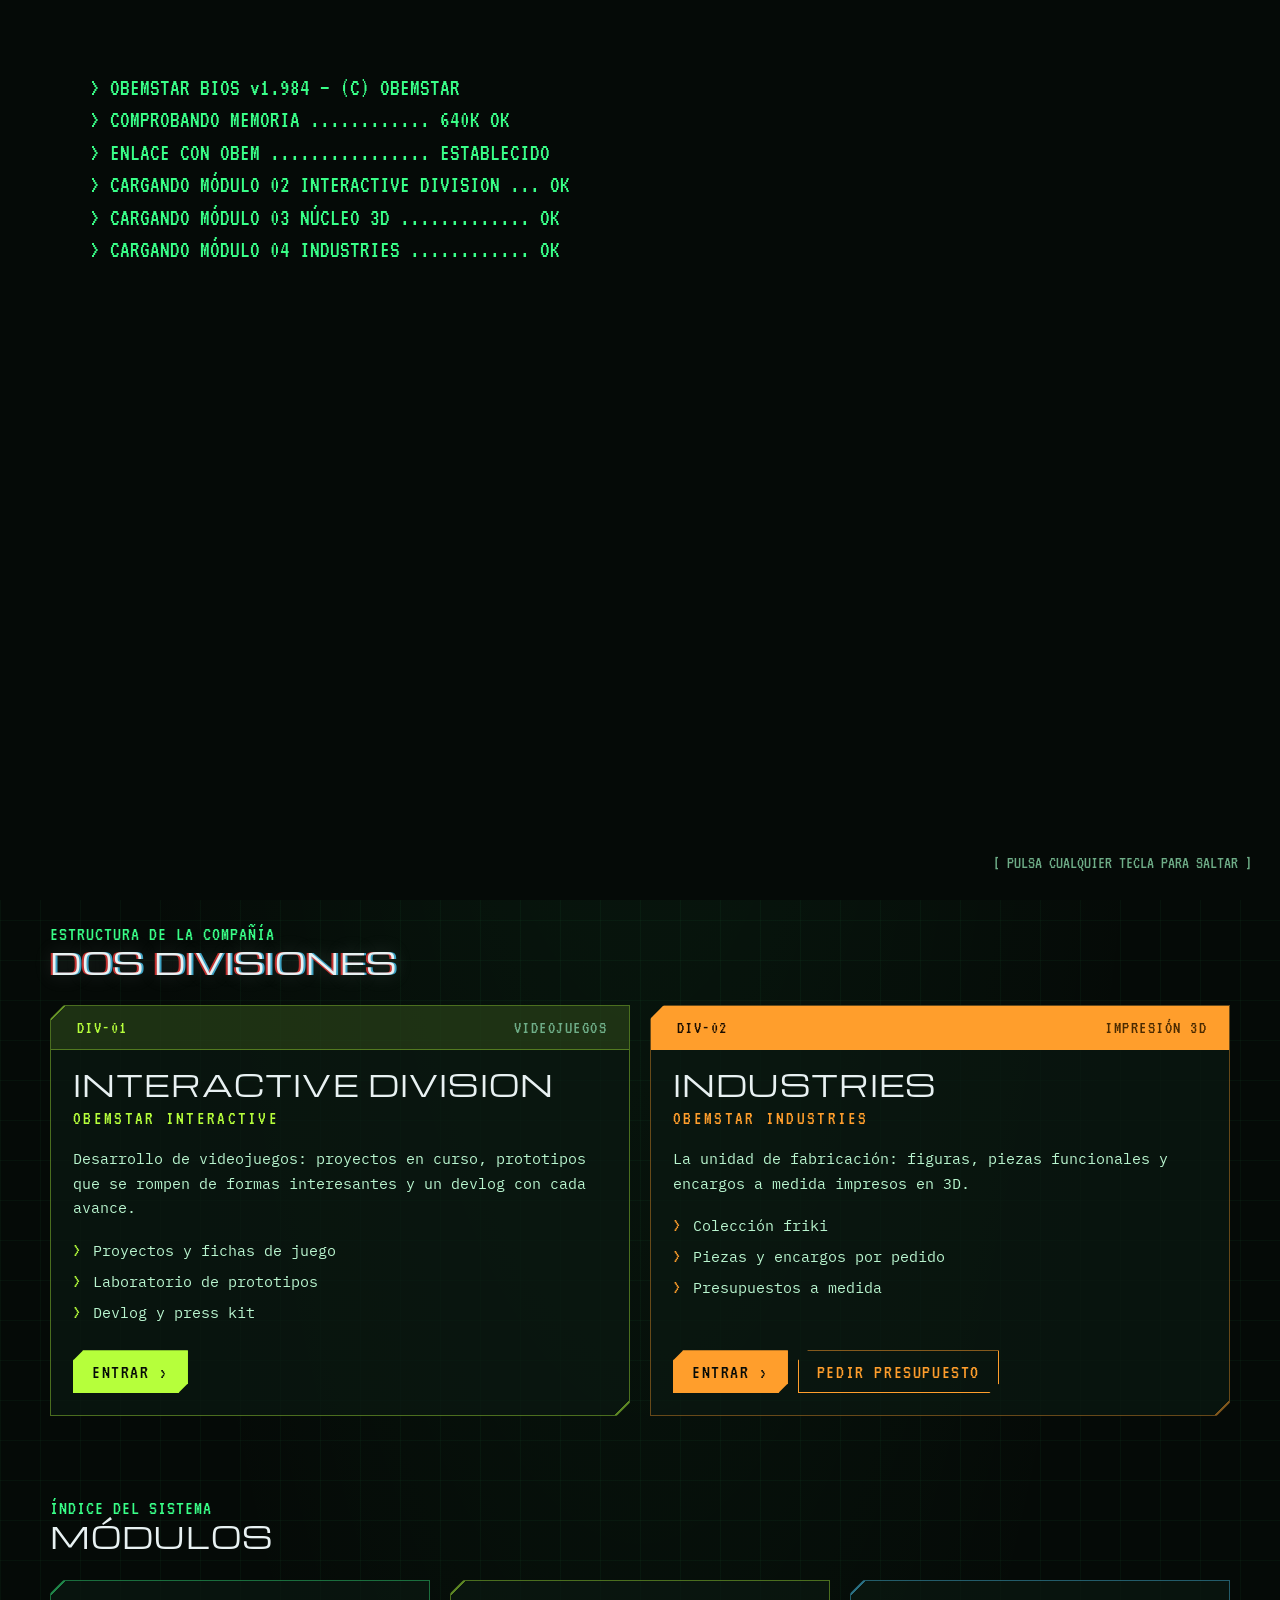
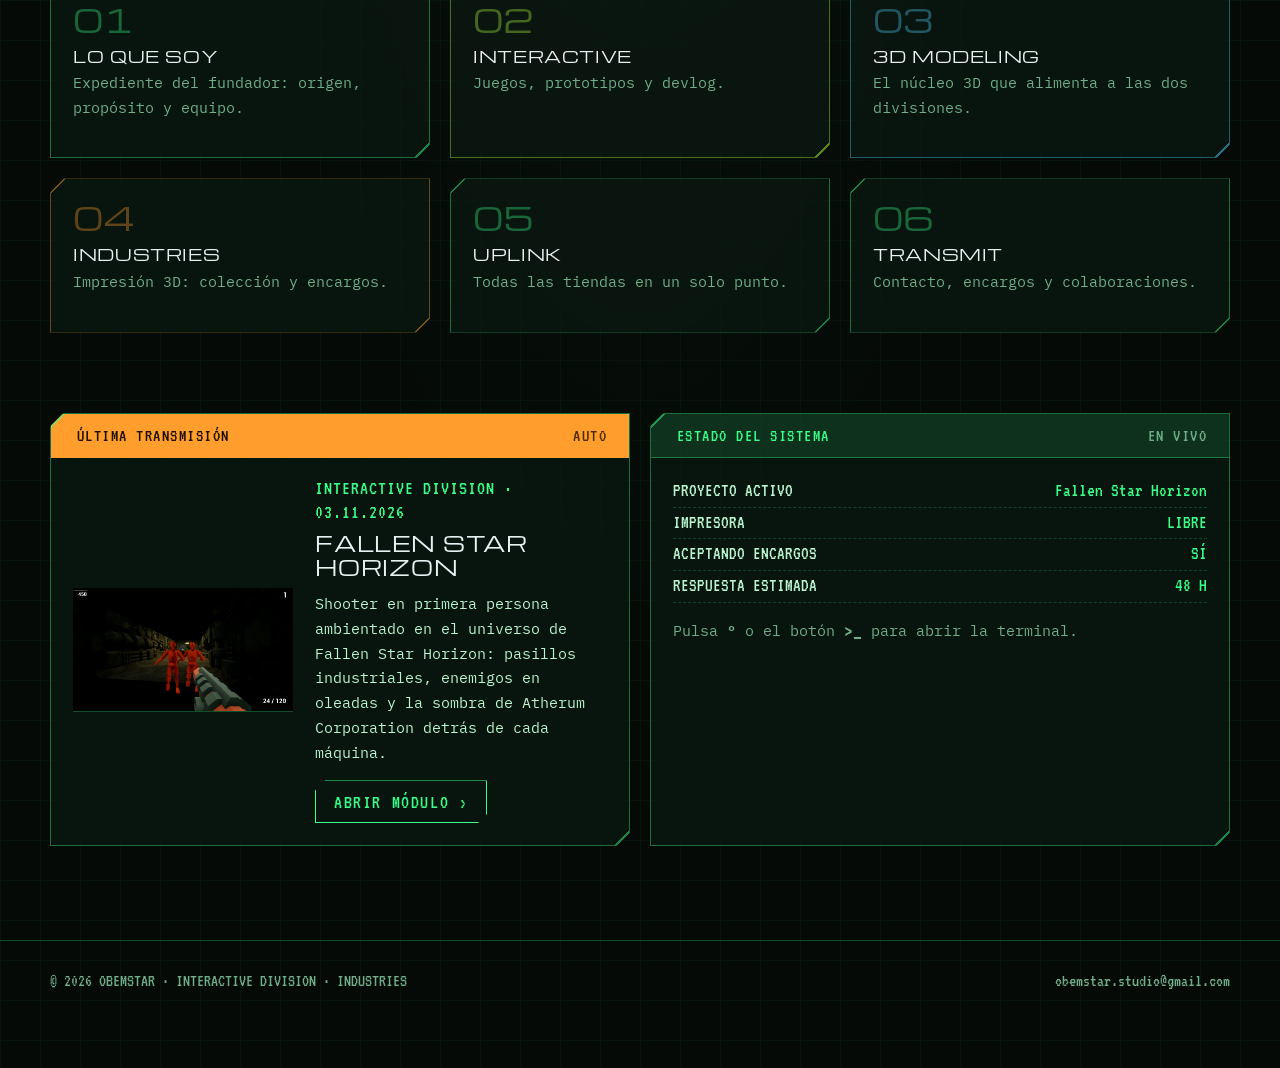
<file: index.html>
<!DOCTYPE html>
<html lang="es">
<head>
  <meta charset="utf-8">
  <meta name="viewport" content="width=device-width, initial-scale=1">
  <title>OBEMSTAR · Terminal</title>
  <meta name="description" content="OBEMSTAR: videojuegos (Interactive Division), modelado 3D e impresión 3D (Industries). Portfolio, tiendas y contacto.">
  <meta name="theme-color" content="#050a07">
  <link rel="icon" href="assets/img/emblema.svg" type="image/svg+xml">
  <link rel="preconnect" href="https://fonts.googleapis.com">
  <link rel="preconnect" href="https://fonts.gstatic.com" crossorigin>
  <link rel="stylesheet" href="https://fonts.googleapis.com/css2?family=IBM+Plex+Mono:wght@400;500;700&family=Michroma&family=VT323&display=swap">
  <link rel="stylesheet" href="css/estilo.css?v=20261108b">
</head>
<body data-pagina="inicio">

<main>
  <!-- ===== HERO ===== -->
  <section class="hero">
    <div class="contenedor hero-rejilla">
      <div>
        <div class="saludo sistema cursor">CONEXIÓN ESTABLECIDA · BIENVENIDO A BORDO</div>
        <h1 class="titular-rgb">OBEMSTAR</h1>
        <div class="linea-roja"></div>
        <p class="lema" style="margin-top:18px">
          <!-- EDITA: tu frase de presentación -->
          Artesanía digital desde el planeta Obem. Desarrollamos videojuegos, modelamos mundos en 3D
          y los imprimimos para que puedas tenerlos en la mano.
        </p>
        <div class="botones">
          <a class="boton" href="interactive.html">Interactive Division ›</a>
          <a class="boton fantasma" href="industries.html">Industries ›</a>
        </div>
        <div class="datos-vivos">
          <div>DIVISIONES<b>02</b></div>
          <div>MÓDULOS<b>06</b></div>
          <div>ESTADO<b>OPERATIVO</b></div>
        </div>
      </div>

      <!-- Globo vectorial de Obem -->
      <div class="globo-caja" aria-hidden="true">
        <svg class="globo" viewBox="0 0 400 400" fill="none">
          <g stroke="#4fd1ff" stroke-width="1.2" opacity=".85">
            <circle cx="200" cy="200" r="150"/>
            <ellipse class="meridiano" cx="200" cy="200" rx="150" ry="150"/>
            <ellipse class="meridiano m2" cx="200" cy="200" rx="150" ry="150"/>
            <ellipse class="meridiano m3" cx="200" cy="200" rx="150" ry="150"/>
            <ellipse class="meridiano m4" cx="200" cy="200" rx="150" ry="150"/>
            <path d="M50 200h300M64 140h272M64 260h272M95 90h210M95 310h210" opacity=".6"/>
          </g>
          <ellipse cx="200" cy="200" rx="190" ry="44" transform="rotate(-16 200 200)" stroke="#39ff88" stroke-width="1.4" stroke-dasharray="6 5"/>
          <g class="barrido"><path d="M200 200L200 50" stroke="#39ff88" stroke-width="1.5" opacity=".8"/>
            <path d="M200 200L200 50A150 150 0 0 1 275 70z" fill="#39ff88" opacity=".12"/></g>
          <circle cx="262" cy="148" r="4" fill="#ff3b3b"/><circle cx="262" cy="148" r="10" stroke="#ff3b3b" opacity=".6"/>
          <path d="M368 92l3 9 9 3-9 3-3 9-3-9-9-3 9-3z" fill="#39ff88"/>
        </svg>
        <span class="reticula" style="top:4%;left:4%"></span>
        <span class="reticula" style="bottom:4%;right:4%"></span>
        <div class="globo-lectura" style="top:6%;right:2%;text-align:right">OBEM<br>EST. RELATIVA</div>
        <div class="globo-lectura" style="bottom:7%;left:2%">SECTOR 07<br>ÓRBITA 03</div>
      </div>
    </div>
  </section>

  <!-- ===== DIVISIONES ===== -->
  <section class="seccion">
    <div class="contenedor">
      <div class="seccion-cabecera">
        <div><div class="sistema">ESTRUCTURA DE LA COMPAÑÍA</div><h2 class="titular-rgb">Dos divisiones</h2></div>
      </div>
      <div class="rejilla-2">
        <article class="panel division aparece">
          <div class="panel-cabecera"><span>DIV-01</span><span class="cod">VIDEOJUEGOS</span></div>
          <h2>Interactive Division<small>OBEMSTAR INTERACTIVE</small></h2>
          <p>Desarrollo de videojuegos: proyectos en curso, prototipos que se rompen de formas interesantes y un devlog con cada avance.</p>
          <ul>
            <li>Proyectos y fichas de juego</li>
            <li>Laboratorio de prototipos</li>
            <li>Devlog y press kit</li>
          </ul>
          <div class="botones"><a class="boton" href="interactive.html">Entrar ›</a></div>
        </article>
        <article class="panel division industries aparece">
          <div class="panel-cabecera ambar"><span>DIV-02</span><span class="cod">IMPRESIÓN 3D</span></div>
          <h2>Industries<small>OBEMSTAR INDUSTRIES</small></h2>
          <p>La unidad de fabricación: figuras, piezas funcionales y encargos a medida impresos en 3D.</p>
          <ul>
            <li>Colección friki</li>
            <li>Piezas y encargos por pedido</li>
            <li>Presupuestos a medida</li>
          </ul>
          <div class="botones"><a class="boton" href="industries.html">Entrar ›</a>
            <a class="boton fantasma" href="transmit.html?motivo=impresion">Pedir presupuesto</a></div>
        </article>
      </div>
    </div>
  </section>

  <!-- ===== MÓDULOS ===== -->
  <section class="seccion">
    <div class="contenedor">
      <div class="seccion-cabecera"><div><div class="sistema">ÍNDICE DEL SISTEMA</div><h2>Módulos</h2></div></div>
      <div class="rejilla">
        <a class="panel modulo-tarjeta aparece" href="sobre-mi.html"><div class="num">01</div><h3>Lo que soy</h3><p class="suave">Expediente del fundador: origen, propósito y equipo.</p></a>
        <a class="panel modulo-tarjeta aparece" data-color="interactive" href="interactive.html"><div class="num">02</div><h3>Interactive</h3><p class="suave">Juegos, prototipos y devlog.</p></a>
        <a class="panel modulo-tarjeta aparece" data-color="modelado" href="modelado.html"><div class="num">03</div><h3>3D Modeling</h3><p class="suave">El núcleo 3D que alimenta a las dos divisiones.</p></a>
        <a class="panel modulo-tarjeta aparece" data-color="industries" href="industries.html"><div class="num">04</div><h3>Industries</h3><p class="suave">Impresión 3D: colección y encargos.</p></a>
        <a class="panel modulo-tarjeta aparece" href="uplink.html"><div class="num">05</div><h3>Uplink</h3><p class="suave">Todas las tiendas en un solo punto.</p></a>
        <a class="panel modulo-tarjeta aparece" href="transmit.html"><div class="num">06</div><h3>Transmit</h3><p class="suave">Contacto, encargos y colaboraciones.</p></a>
      </div>
    </div>
  </section>

  <!-- ===== ÚLTIMA TRANSMISIÓN + ESTADO ===== -->
  <section class="seccion">
    <div class="contenedor rejilla-2">
      <article class="panel aparece">
        <div class="panel-cabecera ambar"><span>ÚLTIMA TRANSMISIÓN</span><span class="cod">AUTO</span></div>
        <div data-render="ultima"></div>
      </article>
      <article class="panel aparece">
        <div class="panel-cabecera"><span>ESTADO DEL SISTEMA</span><span class="cod">EN VIVO</span></div>
        <ul class="estado-lista" data-render="estado"></ul>
        <p class="suave" style="margin-top:16px">Pulsa <b>º</b> o el botón <b>&gt;_</b> para abrir la terminal.</p>
      </article>
    </div>
  </section>
</main>

<footer data-pie></footer>
<script src="js/contenido.js?v=20261108b"></script>
<script src="js/sistema.js?v=20261108b"></script>
</body>
</html>
</file>
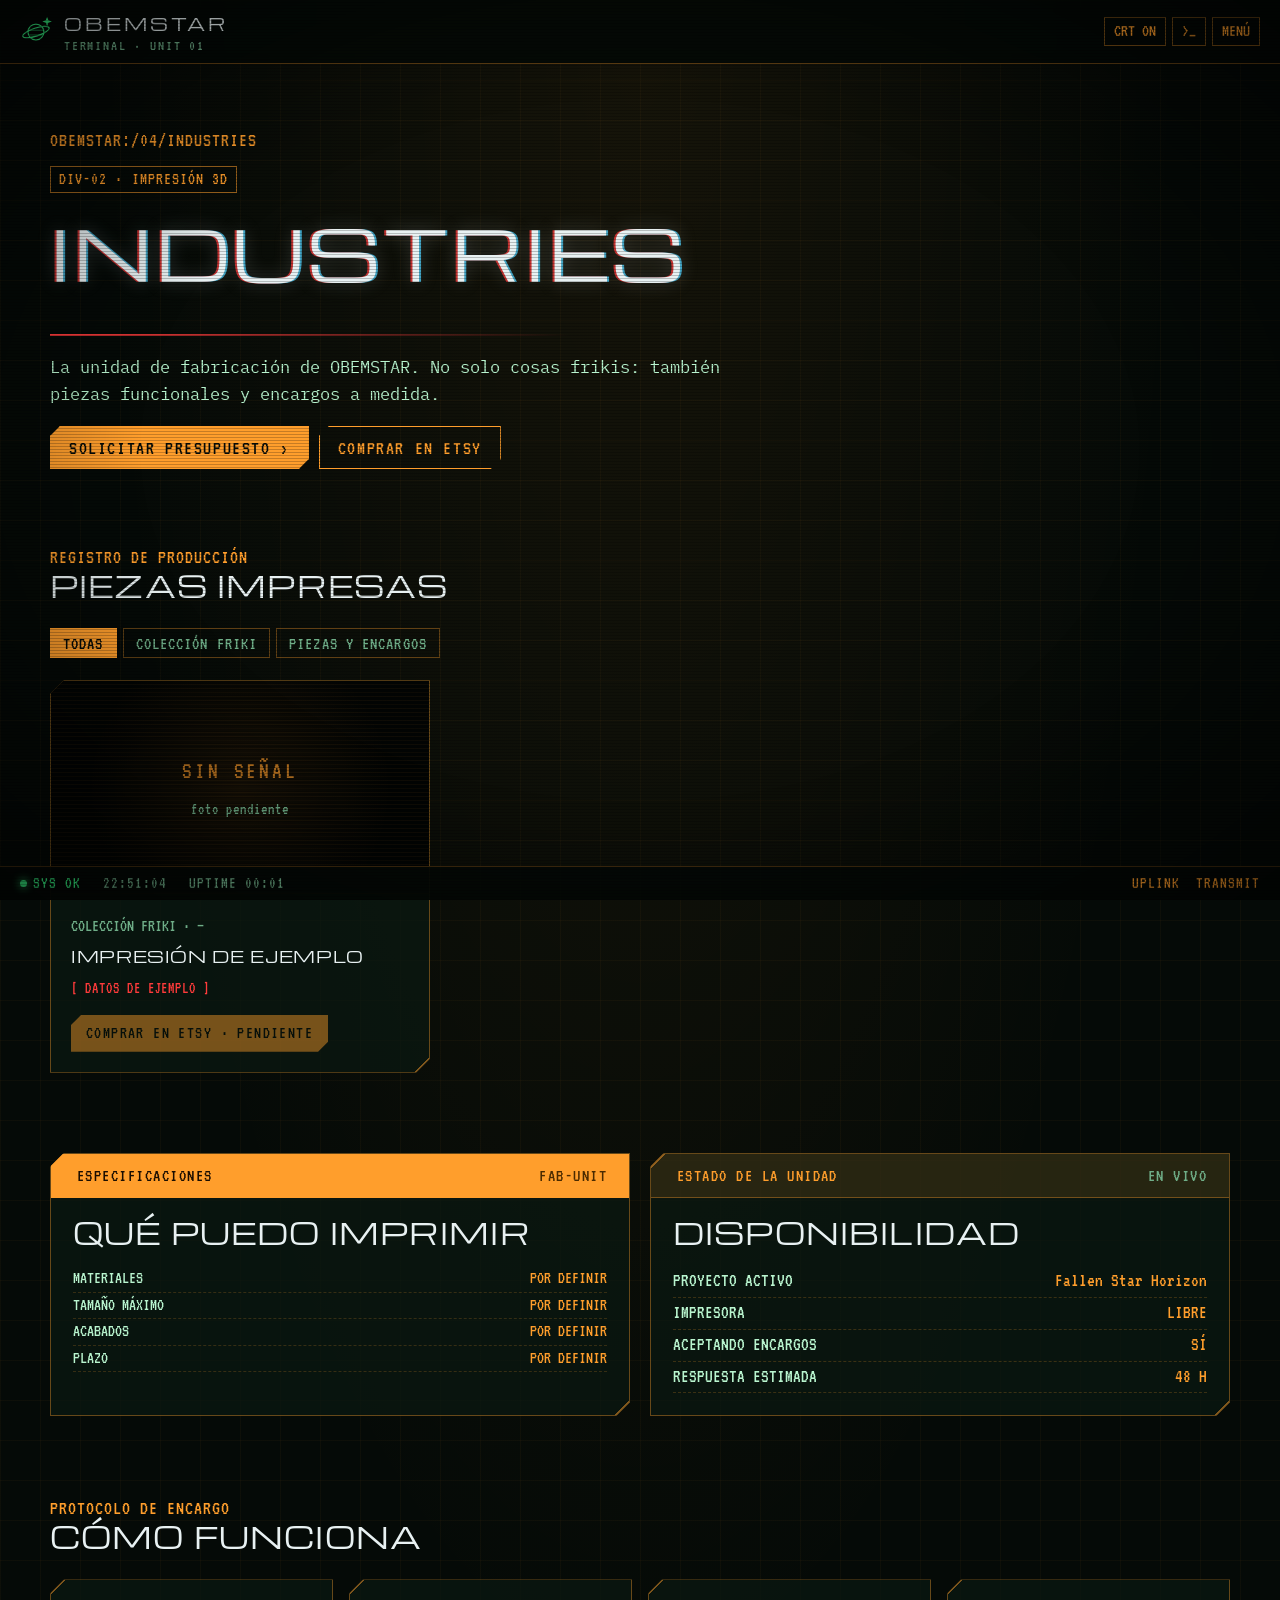
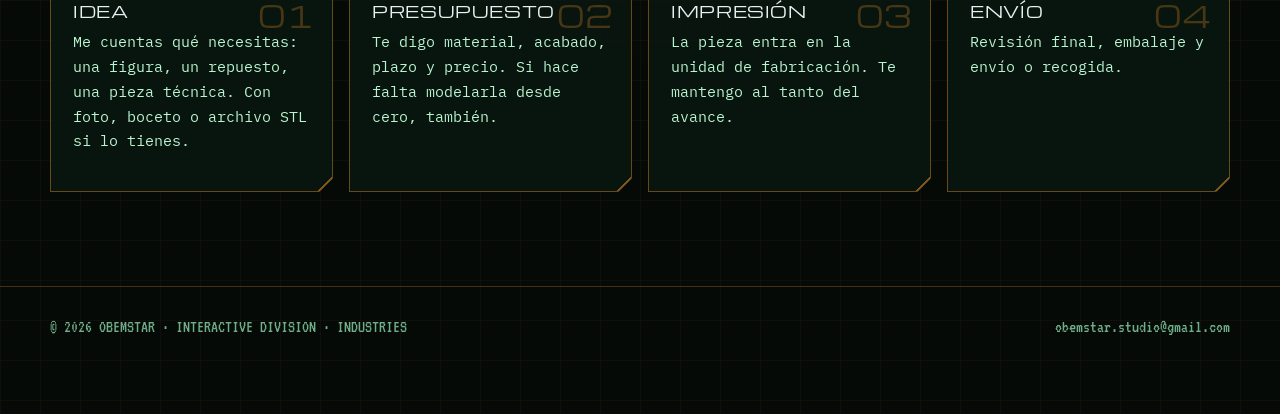
<file: industries.html>
<!DOCTYPE html>
<html lang="es">
<head>
  <meta charset="utf-8">
  <meta name="viewport" content="width=device-width, initial-scale=1">
  <title>04 · Industries — OBEMSTAR</title>
  <meta name="description" content="OBEMSTAR Industries: impresión 3D de figuras, piezas funcionales y encargos a medida.">
  <meta name="theme-color" content="#050a07">
  <link rel="icon" href="assets/img/emblema.svg" type="image/svg+xml">
  <link rel="preconnect" href="https://fonts.googleapis.com">
  <link rel="preconnect" href="https://fonts.gstatic.com" crossorigin>
  <link rel="stylesheet" href="https://fonts.googleapis.com/css2?family=IBM+Plex+Mono:wght@400;500;700&family=Michroma&family=VT323&display=swap">
  <link rel="stylesheet" href="css/estilo.css?v=20261108b">
</head>
<body data-pagina="industries" data-modulo="industries">

<main class="contenedor">
  <header class="cabecera-modulo">
    <div class="ruta sistema">OBEMSTAR:/04/INDUSTRIES</div>
    <div class="division-tag"><span class="etiqueta">DIV-02 · IMPRESIÓN 3D</span></div>
    <h1 class="titular-rgb">Industries</h1>
    <div class="linea-roja"></div>
    <p class="entradilla" style="margin-top:18px">La unidad de fabricación de OBEMSTAR. No solo cosas frikis: también piezas funcionales y encargos a medida.</p>
    <div class="botones"><a class="boton" href="transmit.html?motivo=impresion">Solicitar presupuesto ›</a>
      <a class="boton fantasma" href="uplink.html">Comprar en Etsy</a></div>
  </header>

  <!-- Las impresiones se editan en js/contenido.js. Si una pieza tiene render Y foto,
       aparece el comparador "modelo vs. pieza real". -->
  <section class="seccion">
    <div class="seccion-cabecera"><div><div class="sistema">REGISTRO DE PRODUCCIÓN</div><h2>Piezas impresas</h2></div></div>
    <div class="filtros" data-filtros="impresiones" role="group" aria-label="Filtrar impresiones"></div>
    <div class="rejilla" data-render="impresiones"></div>
  </section>

  <section class="seccion">
    <div class="rejilla-2">
      <div class="panel aparece">
        <div class="panel-cabecera ambar"><span>ESPECIFICACIONES</span><span class="cod">FAB-UNIT</span></div>
        <h2>Qué puedo imprimir</h2>
        <ul class="ficha" data-render="capacidades"></ul>
      </div>
      <div class="panel aparece">
        <div class="panel-cabecera"><span>ESTADO DE LA UNIDAD</span><span class="cod">EN VIVO</span></div>
        <h2>Disponibilidad</h2>
        <ul class="estado-lista" data-render="estado"></ul>
      </div>
    </div>
  </section>

  <section class="seccion">
    <div class="seccion-cabecera"><div><div class="sistema">PROTOCOLO DE ENCARGO</div><h2>Cómo funciona</h2></div></div>
    <div class="pasos">
      <div class="panel paso aparece"><h3>Idea</h3><p>Me cuentas qué necesitas: una figura, un repuesto, una pieza técnica. Con foto, boceto o archivo STL si lo tienes.</p></div>
      <div class="panel paso aparece"><h3>Presupuesto</h3><p>Te digo material, acabado, plazo y precio. Si hace falta modelarla desde cero, también.</p></div>
      <div class="panel paso aparece"><h3>Impresión</h3><p>La pieza entra en la unidad de fabricación. Te mantengo al tanto del avance.</p></div>
      <div class="panel paso aparece"><h3>Envío</h3><p>Revisión final, embalaje y envío o recogida.</p></div>
    </div>
  </section>
</main>

<footer data-pie></footer>
<script src="js/contenido.js?v=20261108b"></script>
<script src="js/sistema.js?v=20261108b"></script>
</body>
</html>
</file>
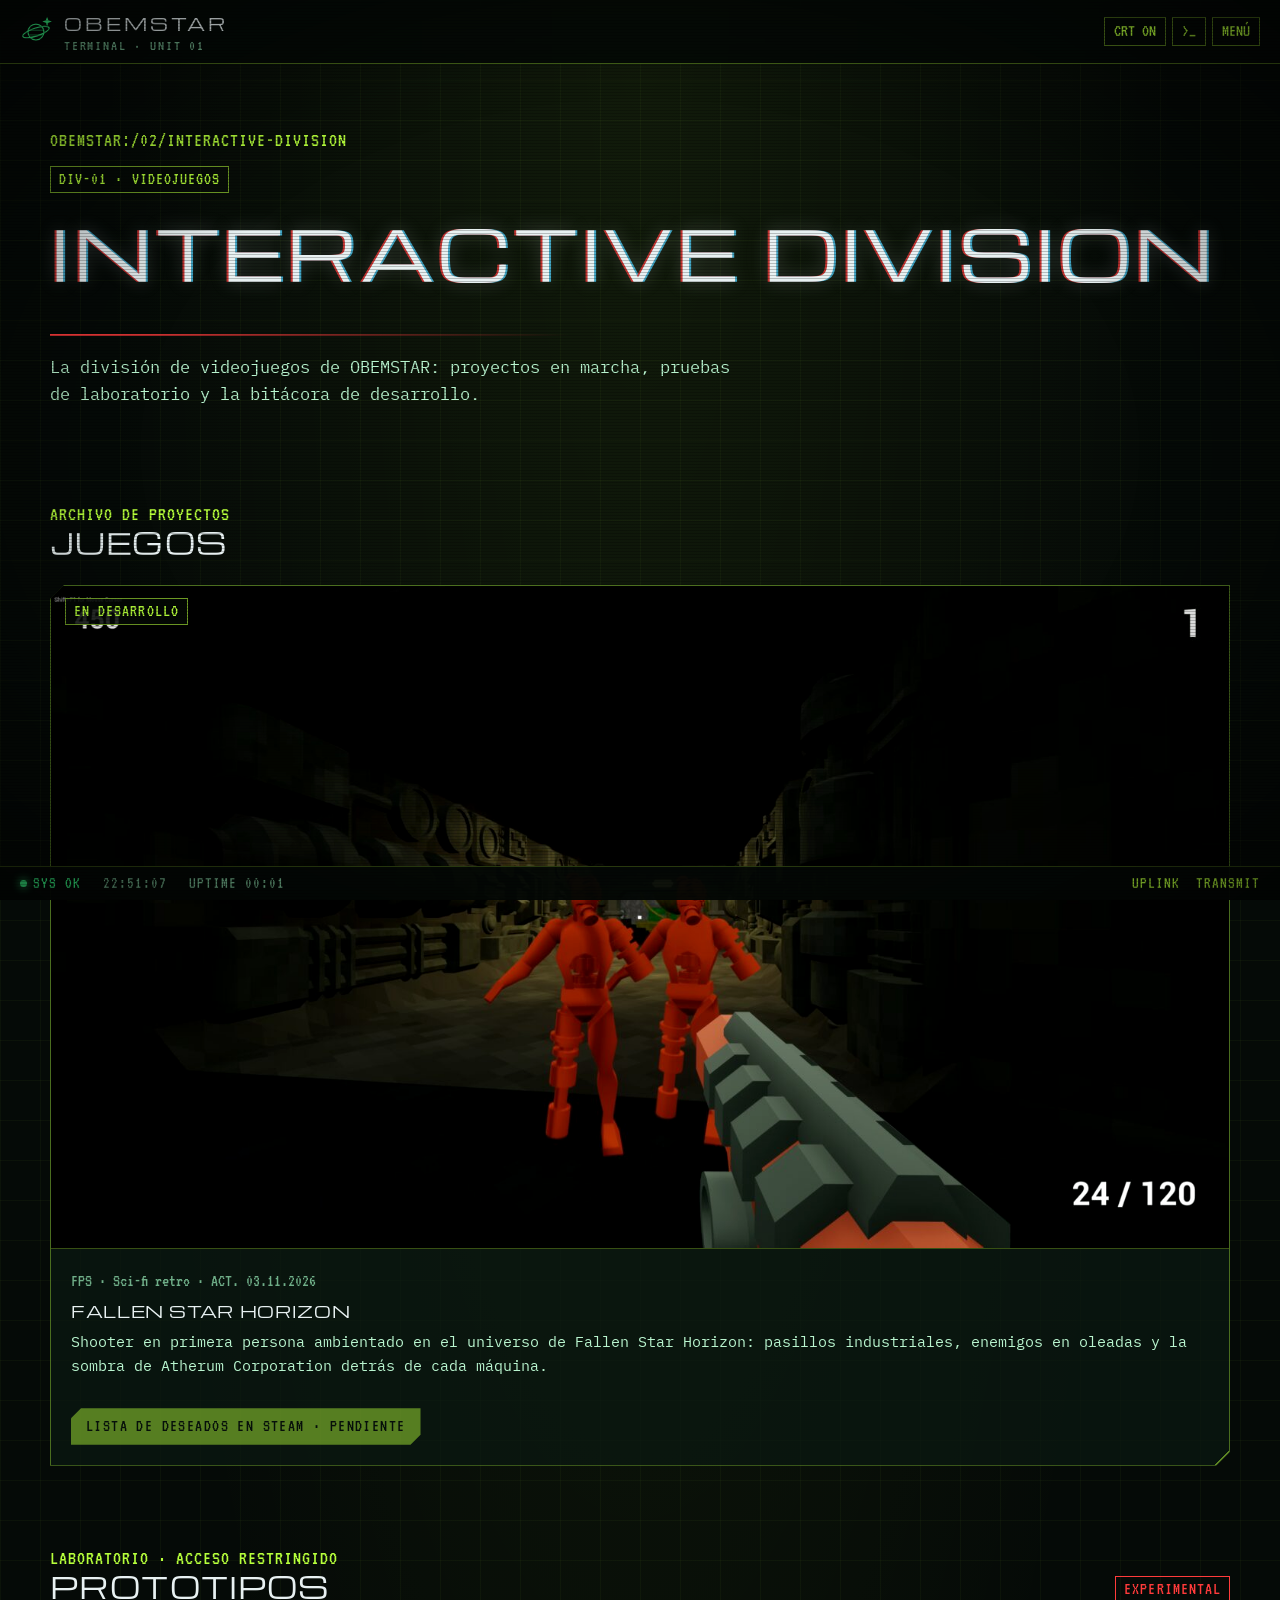
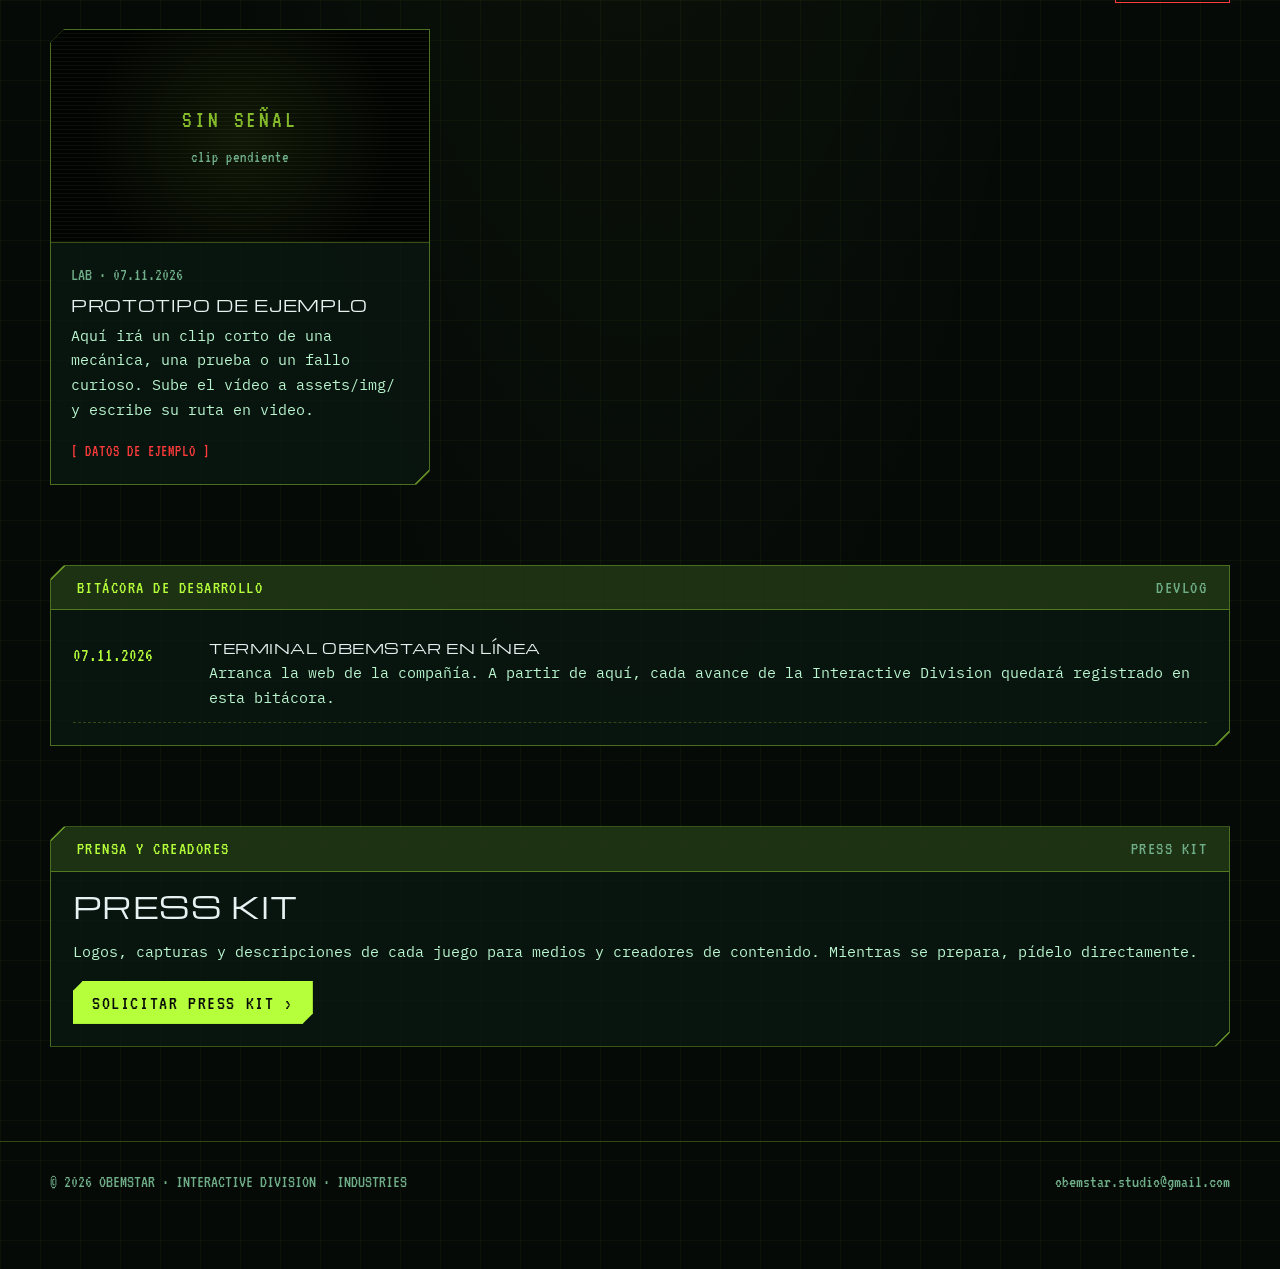
<file: interactive.html>
<!DOCTYPE html>
<html lang="es">
<head>
  <meta charset="utf-8">
  <meta name="viewport" content="width=device-width, initial-scale=1">
  <title>02 · Interactive Division — OBEMSTAR</title>
  <meta name="description" content="OBEMSTAR Interactive Division: videojuegos, prototipos y devlog.">
  <meta name="theme-color" content="#050a07">
  <link rel="icon" href="assets/img/emblema.svg" type="image/svg+xml">
  <link rel="preconnect" href="https://fonts.googleapis.com">
  <link rel="preconnect" href="https://fonts.gstatic.com" crossorigin>
  <link rel="stylesheet" href="https://fonts.googleapis.com/css2?family=IBM+Plex+Mono:wght@400;500;700&family=Michroma&family=VT323&display=swap">
  <link rel="stylesheet" href="css/estilo.css?v=20261108b">
</head>
<body data-pagina="interactive" data-modulo="interactive">

<main class="contenedor">
  <header class="cabecera-modulo">
    <div class="ruta sistema">OBEMSTAR:/02/INTERACTIVE-DIVISION</div>
    <div class="division-tag"><span class="etiqueta">DIV-01 · VIDEOJUEGOS</span></div>
    <h1 class="titular-rgb">Interactive Division</h1>
    <div class="linea-roja"></div>
    <p class="entradilla" style="margin-top:18px">La división de videojuegos de OBEMSTAR: proyectos en marcha, pruebas de laboratorio y la bitácora de desarrollo.</p>
  </header>

  <!-- Los juegos, prototipos y entradas del devlog se editan en js/contenido.js -->
  <section class="seccion" id="proyectos">
    <div class="seccion-cabecera"><div><div class="sistema">ARCHIVO DE PROYECTOS</div><h2>Juegos</h2></div></div>
    <div class="rejilla-2" data-render="juegos"></div>
  </section>

  <section class="seccion" id="laboratorio">
    <div class="seccion-cabecera"><div><div class="sistema">LABORATORIO · ACCESO RESTRINGIDO</div><h2>Prototipos</h2></div>
      <span class="etiqueta alerta">EXPERIMENTAL</span></div>
    <div class="rejilla" data-render="prototipos"></div>
  </section>

  <section class="seccion" id="devlog">
    <div class="panel aparece">
      <div class="panel-cabecera"><span>BITÁCORA DE DESARROLLO</span><span class="cod">DEVLOG</span></div>
      <ul class="bitacora" data-render="devlog"></ul>
    </div>
  </section>

  <section class="seccion" id="prensa">
    <div class="panel aparece">
      <div class="panel-cabecera"><span>PRENSA Y CREADORES</span><span class="cod">PRESS KIT</span></div>
      <h2>Press kit</h2>
      <p>Logos, capturas y descripciones de cada juego para medios y creadores de contenido. Mientras se prepara, pídelo directamente.</p>
      <div class="botones"><a class="boton" href="transmit.html?motivo=prensa">Solicitar press kit ›</a></div>
    </div>
  </section>
</main>

<footer data-pie></footer>
<script src="js/contenido.js?v=20261108b"></script>
<script src="js/sistema.js?v=20261108b"></script>
</body>
</html>
</file>
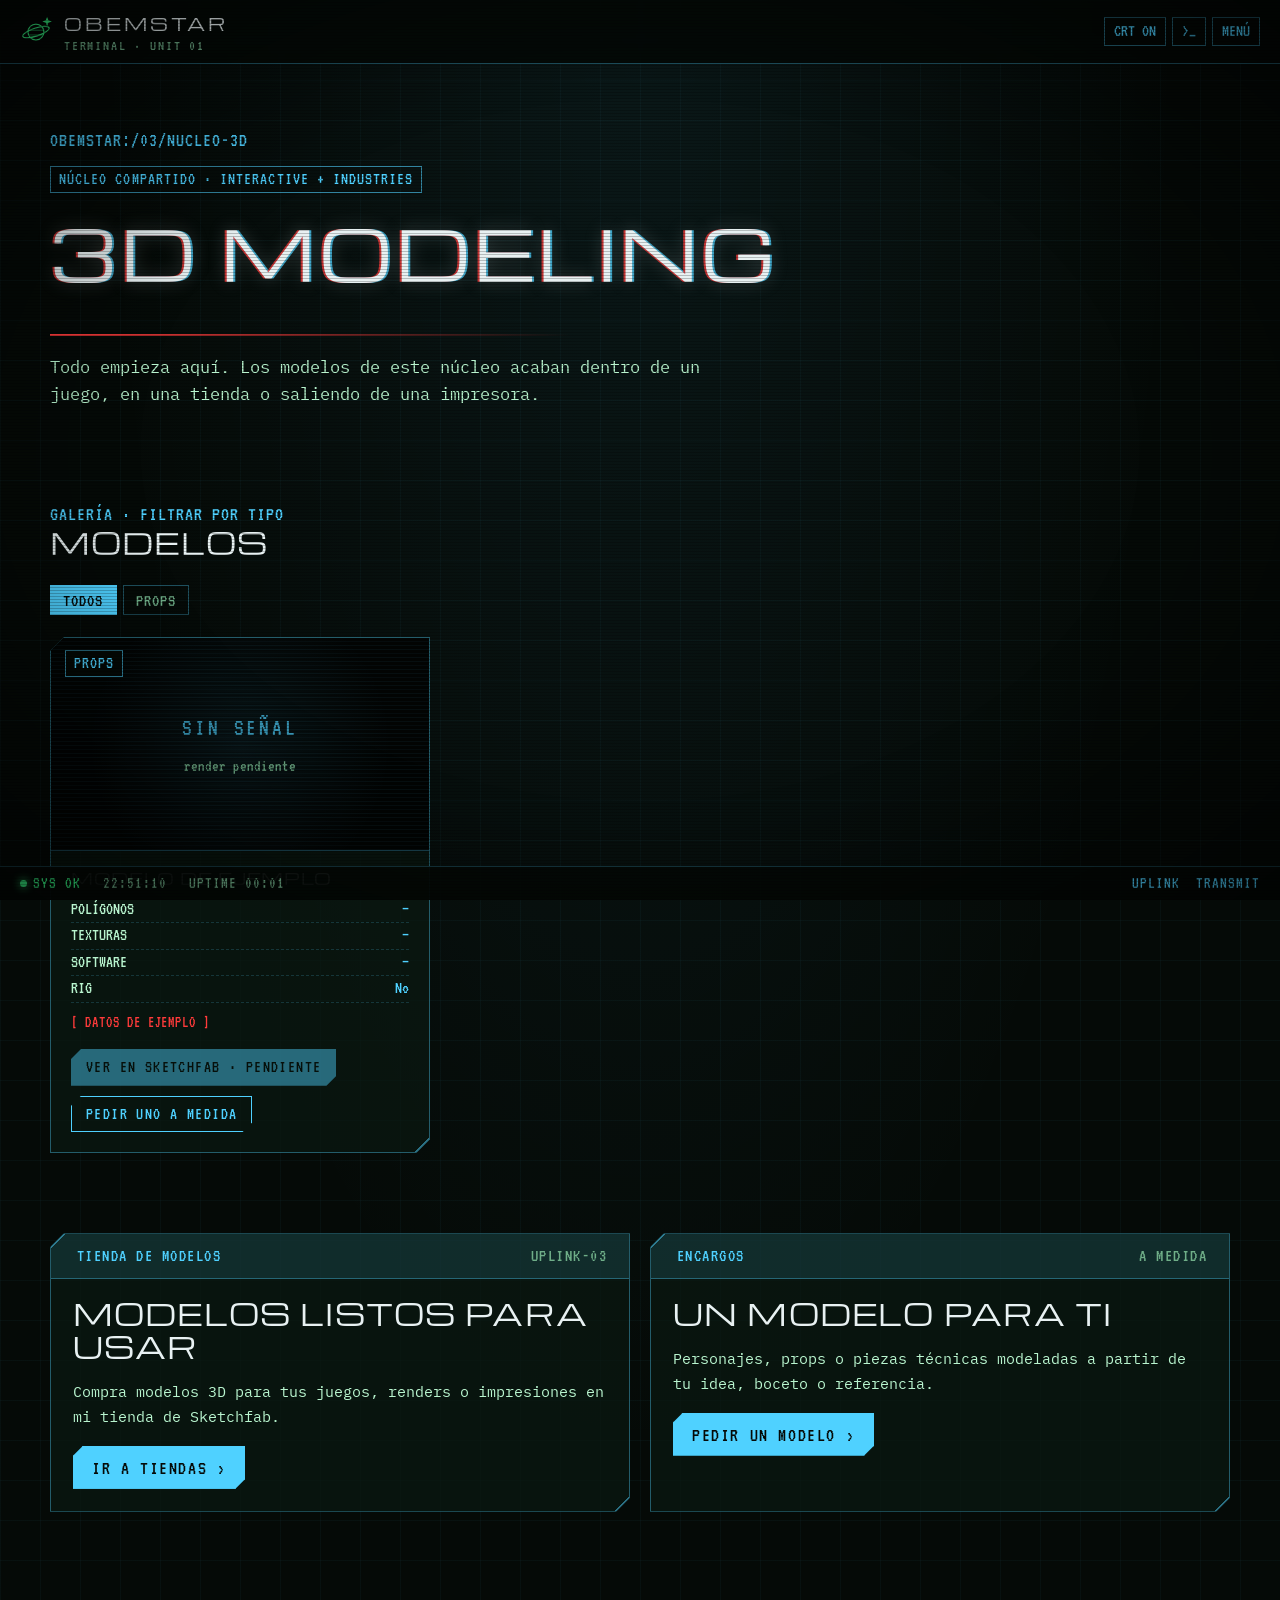
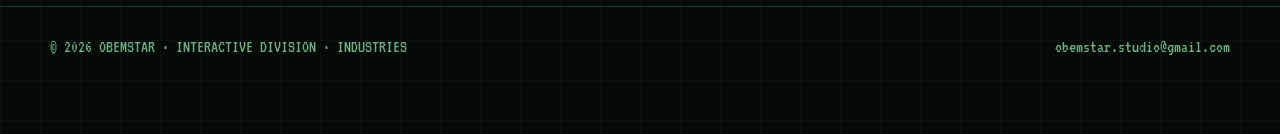
<file: modelado.html>
<!DOCTYPE html>
<html lang="es">
<head>
  <meta charset="utf-8">
  <meta name="viewport" content="width=device-width, initial-scale=1">
  <title>03 · 3D Modeling — OBEMSTAR</title>
  <meta name="description" content="Núcleo 3D de OBEMSTAR: personajes, props, entornos y hard surface. Modelos a la venta y por encargo.">
  <meta name="theme-color" content="#050a07">
  <link rel="icon" href="assets/img/emblema.svg" type="image/svg+xml">
  <link rel="preconnect" href="https://fonts.googleapis.com">
  <link rel="preconnect" href="https://fonts.gstatic.com" crossorigin>
  <link rel="stylesheet" href="https://fonts.googleapis.com/css2?family=IBM+Plex+Mono:wght@400;500;700&family=Michroma&family=VT323&display=swap">
  <link rel="stylesheet" href="css/estilo.css?v=20261108b">
</head>
<body data-pagina="modelado" data-modulo="modelado">

<main class="contenedor">
  <header class="cabecera-modulo">
    <div class="ruta sistema">OBEMSTAR:/03/NUCLEO-3D</div>
    <div class="division-tag"><span class="etiqueta">NÚCLEO COMPARTIDO · INTERACTIVE + INDUSTRIES</span></div>
    <h1 class="titular-rgb">3D Modeling</h1>
    <div class="linea-roja"></div>
    <p class="entradilla" style="margin-top:18px">Todo empieza aquí. Los modelos de este núcleo acaban dentro de un juego, en una tienda o saliendo de una impresora.</p>
  </header>

  <!-- Los modelos se editan en js/contenido.js. Si un modelo tiene archivo .glb,
       aparece un visor 3D interactivo en su tarjeta. -->
  <section class="seccion">
    <div class="seccion-cabecera"><div><div class="sistema">GALERÍA · FILTRAR POR TIPO</div><h2>Modelos</h2></div></div>
    <div class="filtros" data-filtros="modelos" role="group" aria-label="Filtrar modelos"></div>
    <div class="rejilla" data-render="modelos"></div>
  </section>

  <section class="seccion">
    <div class="rejilla-2">
      <div class="panel aparece">
        <div class="panel-cabecera"><span>TIENDA DE MODELOS</span><span class="cod">UPLINK-03</span></div>
        <h2>Modelos listos para usar</h2>
        <p>Compra modelos 3D para tus juegos, renders o impresiones en mi tienda de Sketchfab.</p>
        <div class="botones"><a class="boton" href="uplink.html">Ir a tiendas ›</a></div>
      </div>
      <div class="panel aparece">
        <div class="panel-cabecera"><span>ENCARGOS</span><span class="cod">A MEDIDA</span></div>
        <h2>Un modelo para ti</h2>
        <p>Personajes, props o piezas técnicas modeladas a partir de tu idea, boceto o referencia.</p>
        <div class="botones"><a class="boton" href="transmit.html?motivo=modelo">Pedir un modelo ›</a></div>
      </div>
    </div>
  </section>
</main>

<footer data-pie></footer>
<script src="js/contenido.js?v=20261108b"></script>
<script src="js/sistema.js?v=20261108b"></script>
</body>
</html>
</file>
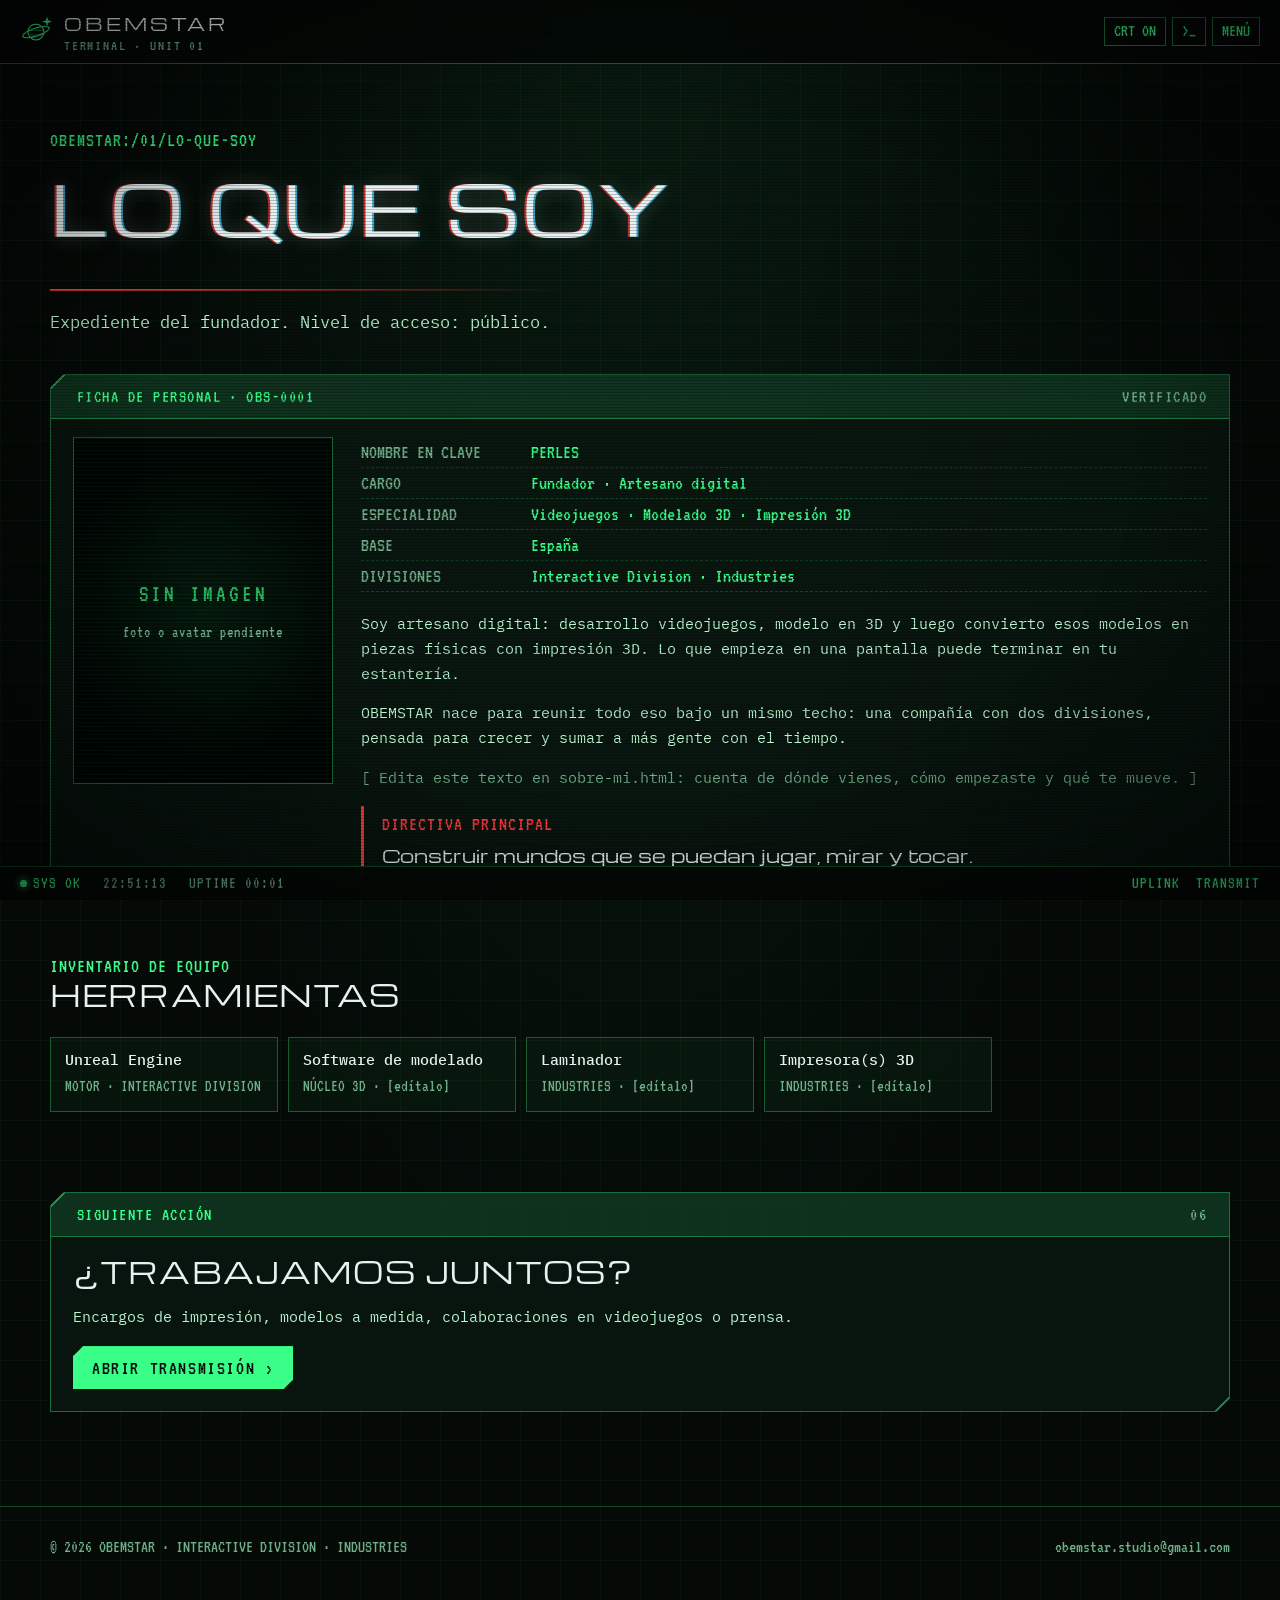
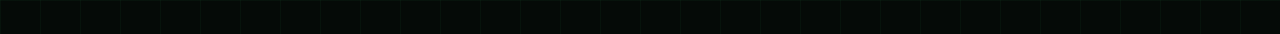
<file: sobre-mi.html>
<!DOCTYPE html>
<html lang="es">
<head>
  <meta charset="utf-8">
  <meta name="viewport" content="width=device-width, initial-scale=1">
  <title>01 · Lo que soy — OBEMSTAR</title>
  <meta name="description" content="Expediente del fundador de OBEMSTAR: artesano digital, desarrollador de videojuegos, modelador e impresor 3D.">
  <meta name="theme-color" content="#050a07">
  <link rel="icon" href="assets/img/emblema.svg" type="image/svg+xml">
  <link rel="preconnect" href="https://fonts.googleapis.com">
  <link rel="preconnect" href="https://fonts.gstatic.com" crossorigin>
  <link rel="stylesheet" href="https://fonts.googleapis.com/css2?family=IBM+Plex+Mono:wght@400;500;700&family=Michroma&family=VT323&display=swap">
  <link rel="stylesheet" href="css/estilo.css?v=20261108b">
</head>
<body data-pagina="sobre-mi">

<main class="contenedor">
  <header class="cabecera-modulo">
    <div class="ruta sistema">OBEMSTAR:/01/LO-QUE-SOY</div>
    <h1 class="titular-rgb">Lo que soy</h1>
    <div class="linea-roja"></div>
    <p class="entradilla" style="margin-top:18px">Expediente del fundador. Nivel de acceso: público.</p>
  </header>

  <!-- ===== EXPEDIENTE ===== -->
  <section class="panel aparece">
    <div class="panel-cabecera"><span>FICHA DE PERSONAL · OBS-0001</span><span class="cod">VERIFICADO</span></div>
    <div class="expediente">
      <div class="foto-expediente">
        <!-- EDITA: pon tu foto o avatar en assets/img/ y cambia esta línea por:
             <img src="assets/img/mi-foto.jpg" alt="Retrato de Perles"> -->
        <div class="sin-senal">SIN IMAGEN<small>foto o avatar pendiente</small></div>
      </div>
      <div>
        <ul class="datos-expediente">
          <!-- EDITA: tus datos -->
          <li><span>NOMBRE EN CLAVE</span><span>PERLES</span></li>
          <li><span>CARGO</span><span>Fundador · Artesano digital</span></li>
          <li><span>ESPECIALIDAD</span><span>Videojuegos · Modelado 3D · Impresión 3D</span></li>
          <li><span>BASE</span><span>España</span></li>
          <li><span>DIVISIONES</span><span>Interactive Division · Industries</span></li>
        </ul>

        <!-- EDITA: de dónde vienes y qué haces, en párrafos cortos -->
        <p>Soy artesano digital: desarrollo videojuegos, modelo en 3D y luego convierto esos modelos en piezas físicas con impresión 3D. Lo que empieza en una pantalla puede terminar en tu estantería.</p>
        <p>OBEMSTAR nace para reunir todo eso bajo un mismo techo: una compañía con dos divisiones, pensada para crecer y sumar a más gente con el tiempo.</p>
        <p class="suave">[ Edita este texto en sobre-mi.html: cuenta de dónde vienes, cómo empezaste y qué te mueve. ]</p>

        <div class="directiva">
          <div class="sistema">DIRECTIVA PRINCIPAL</div>
          <!-- EDITA: tu propósito -->
          <p>Construir mundos que se puedan jugar, mirar y tocar.</p>
        </div>
      </div>
    </div>
  </section>

  <!-- ===== INVENTARIO DE EQUIPO ===== -->
  <section class="seccion">
    <div class="seccion-cabecera"><div><div class="sistema">INVENTARIO DE EQUIPO</div><h2>Herramientas</h2></div></div>
    <!-- EDITA: añade o quita <li> con tus herramientas reales -->
    <ul class="inventario">
      <li><b>Unreal Engine</b><span>MOTOR · INTERACTIVE DIVISION</span></li>
      <li><b>Software de modelado</b><span>NÚCLEO 3D · [edítalo]</span></li>
      <li><b>Laminador</b><span>INDUSTRIES · [edítalo]</span></li>
      <li><b>Impresora(s) 3D</b><span>INDUSTRIES · [edítalo]</span></li>
    </ul>
  </section>

  <section class="seccion">
    <div class="panel aparece">
      <div class="panel-cabecera"><span>SIGUIENTE ACCIÓN</span><span class="cod">06</span></div>
      <h2>¿Trabajamos juntos?</h2>
      <p>Encargos de impresión, modelos a medida, colaboraciones en videojuegos o prensa.</p>
      <div class="botones"><a class="boton" href="transmit.html">Abrir transmisión ›</a></div>
    </div>
  </section>
</main>

<footer data-pie></footer>
<script src="js/contenido.js?v=20261108b"></script>
<script src="js/sistema.js?v=20261108b"></script>
</body>
</html>
</file>
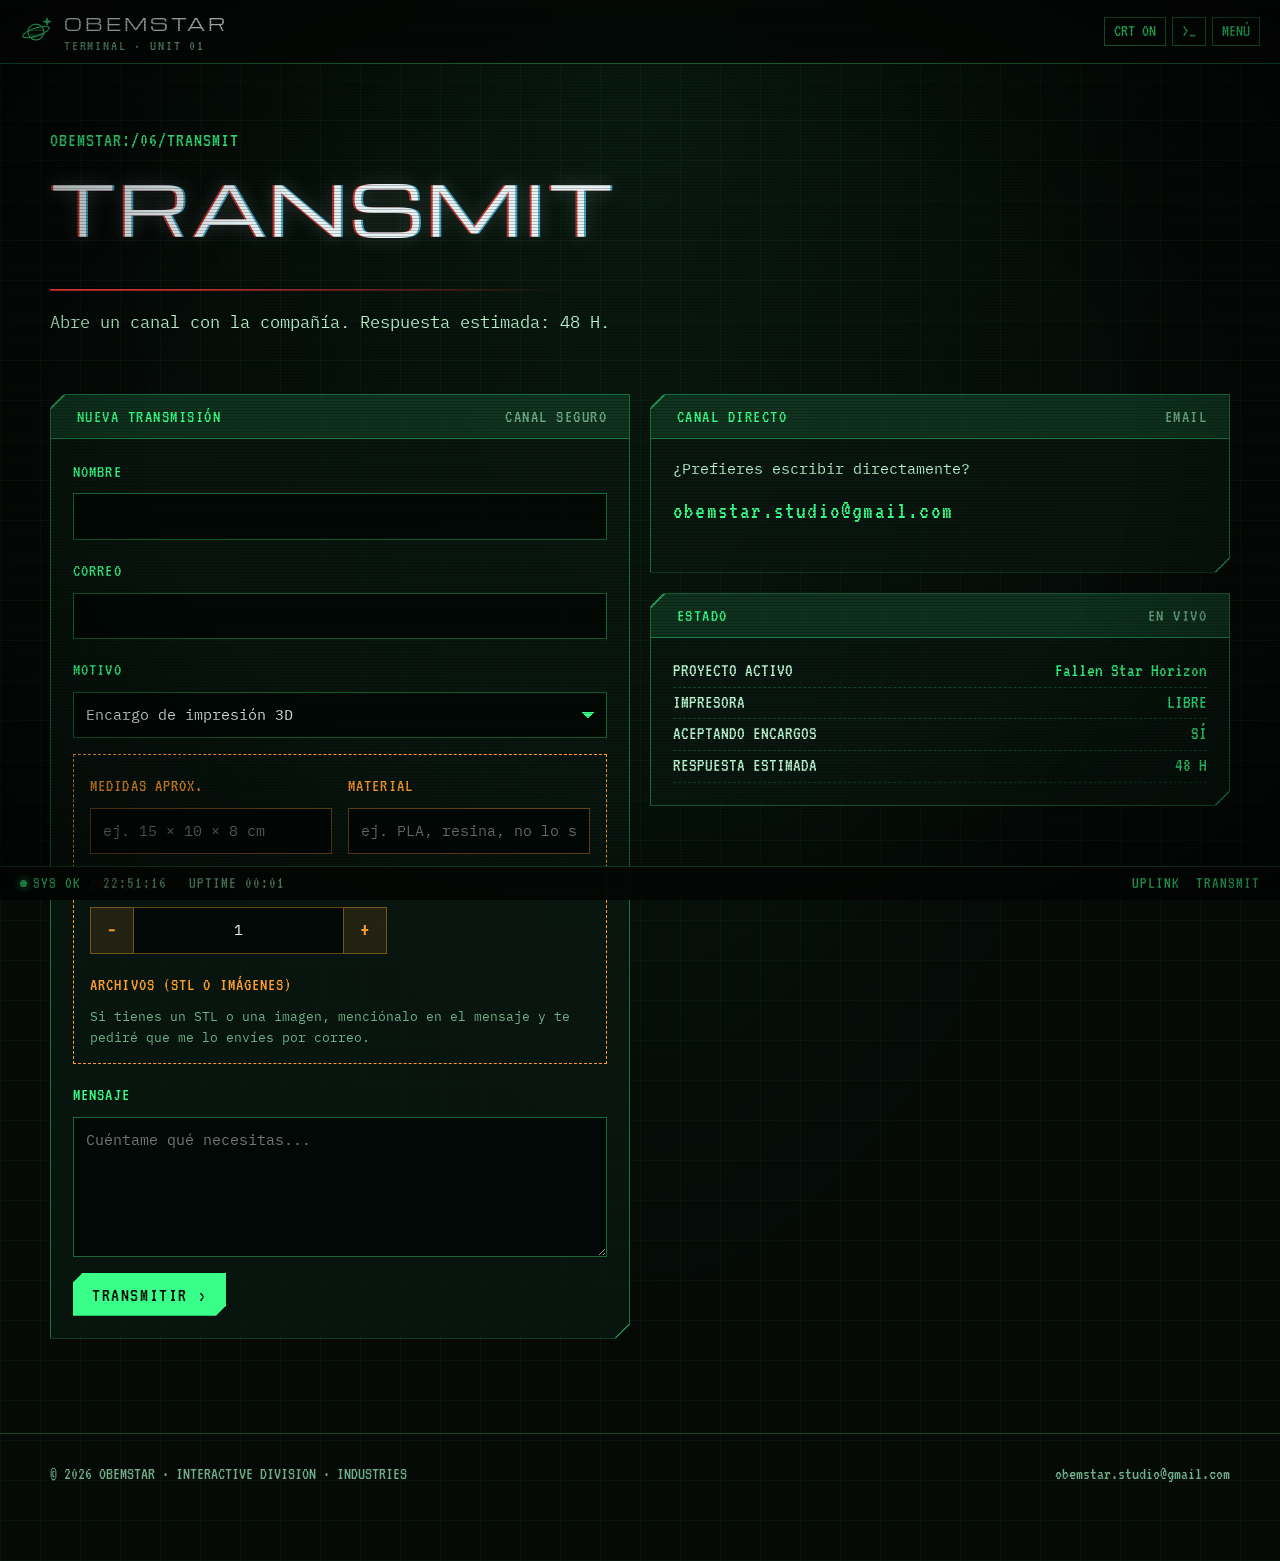
<file: transmit.html>
<!DOCTYPE html>
<html lang="es">
<head>
  <meta charset="utf-8">
  <meta name="viewport" content="width=device-width, initial-scale=1">
  <title>06 · Transmit — OBEMSTAR</title>
  <meta name="description" content="Contacta con OBEMSTAR: encargos de impresión 3D, modelos a medida, colaboraciones en videojuegos y prensa.">
  <meta name="theme-color" content="#050a07">
  <link rel="icon" href="assets/img/emblema.svg" type="image/svg+xml">
  <link rel="preconnect" href="https://fonts.googleapis.com">
  <link rel="preconnect" href="https://fonts.gstatic.com" crossorigin>
  <link rel="stylesheet" href="https://fonts.googleapis.com/css2?family=IBM+Plex+Mono:wght@400;500;700&family=Michroma&family=VT323&display=swap">
  <link rel="stylesheet" href="css/estilo.css?v=20261108b">
</head>
<body data-pagina="transmit" data-modulo="transmit">

<main class="contenedor">
  <header class="cabecera-modulo">
    <div class="ruta sistema">OBEMSTAR:/06/TRANSMIT</div>
    <h1 class="titular-rgb">Transmit</h1>
    <div class="linea-roja"></div>
    <p class="entradilla" style="margin-top:18px">Abre un canal con la compañía. Respuesta estimada: <span data-config="respuestaEstimada"></span>.</p>
  </header>

  <section class="seccion" style="padding-top:20px">
    <div class="rejilla-2" style="align-items:start">
      <div class="panel aparece">
        <div class="panel-cabecera"><span>NUEVA TRANSMISIÓN</span><span class="cod">CANAL SEGURO</span></div>
        <form class="formulario" id="form-transmit">
          <div class="campo">
            <label for="nombre">NOMBRE</label>
            <input id="nombre" name="nombre" required autocomplete="name">
          </div>
          <div class="campo">
            <label for="email">CORREO</label>
            <input id="email" name="email" type="email" required autocomplete="email">
          </div>
          <div class="campo">
            <label for="motivo">MOTIVO</label>
            <select id="motivo" name="motivo">
              <option value="impresion">Encargo de impresión 3D</option>
              <option value="modelo">Modelo 3D a medida</option>
              <option value="juegos">Colaboración en videojuegos</option>
              <option value="prensa">Prensa / press kit</option>
              <option value="otro">Otro</option>
            </select>
          </div>
          <div class="campos-impresion">
            <div class="campo"><label for="medidas">MEDIDAS APROX.</label><input id="medidas" name="medidas" placeholder="ej. 15 × 10 × 8 cm"></div>
            <div class="campo"><label for="material">MATERIAL</label><input id="material" name="material" placeholder="ej. PLA, resina, no lo sé"></div>
            <div class="campo"><label for="cantidad">CANTIDAD</label><input id="cantidad" name="cantidad" type="number" min="1" value="1"></div>
            <div class="campo campo-ancho"><label for="adjunto">ADJUNTO (STL O IMAGEN)</label><input id="adjunto" name="adjunto" type="file" accept=".stl,.obj,.3mf,image/*"></div>
          </div>
          <div class="campo">
            <label for="mensaje">MENSAJE</label>
            <textarea id="mensaje" name="mensaje" required placeholder="Cuéntame qué necesitas..."></textarea>
          </div>
          <div><button class="boton" type="submit">Transmitir ›</button></div>
        </form>
        <div class="confirmacion" style="margin-top:20px" role="status"></div>
      </div>

      <div style="display:grid;gap:20px">
        <div class="panel aparece">
          <div class="panel-cabecera"><span>CANAL DIRECTO</span><span class="cod">EMAIL</span></div>
          <p>¿Prefieres escribir directamente?</p>
          <p class="sistema" style="font-size:1.5rem" data-config="email"></p>
        </div>
        <div class="panel aparece">
          <div class="panel-cabecera"><span>ESTADO</span><span class="cod">EN VIVO</span></div>
          <ul class="estado-lista" data-render="estado"></ul>
        </div>
      </div>
    </div>
  </section>
</main>

<footer data-pie></footer>
<script src="js/contenido.js?v=20261108b"></script>
<script src="js/sistema.js?v=20261108b"></script>
</body>
</html>
</file>
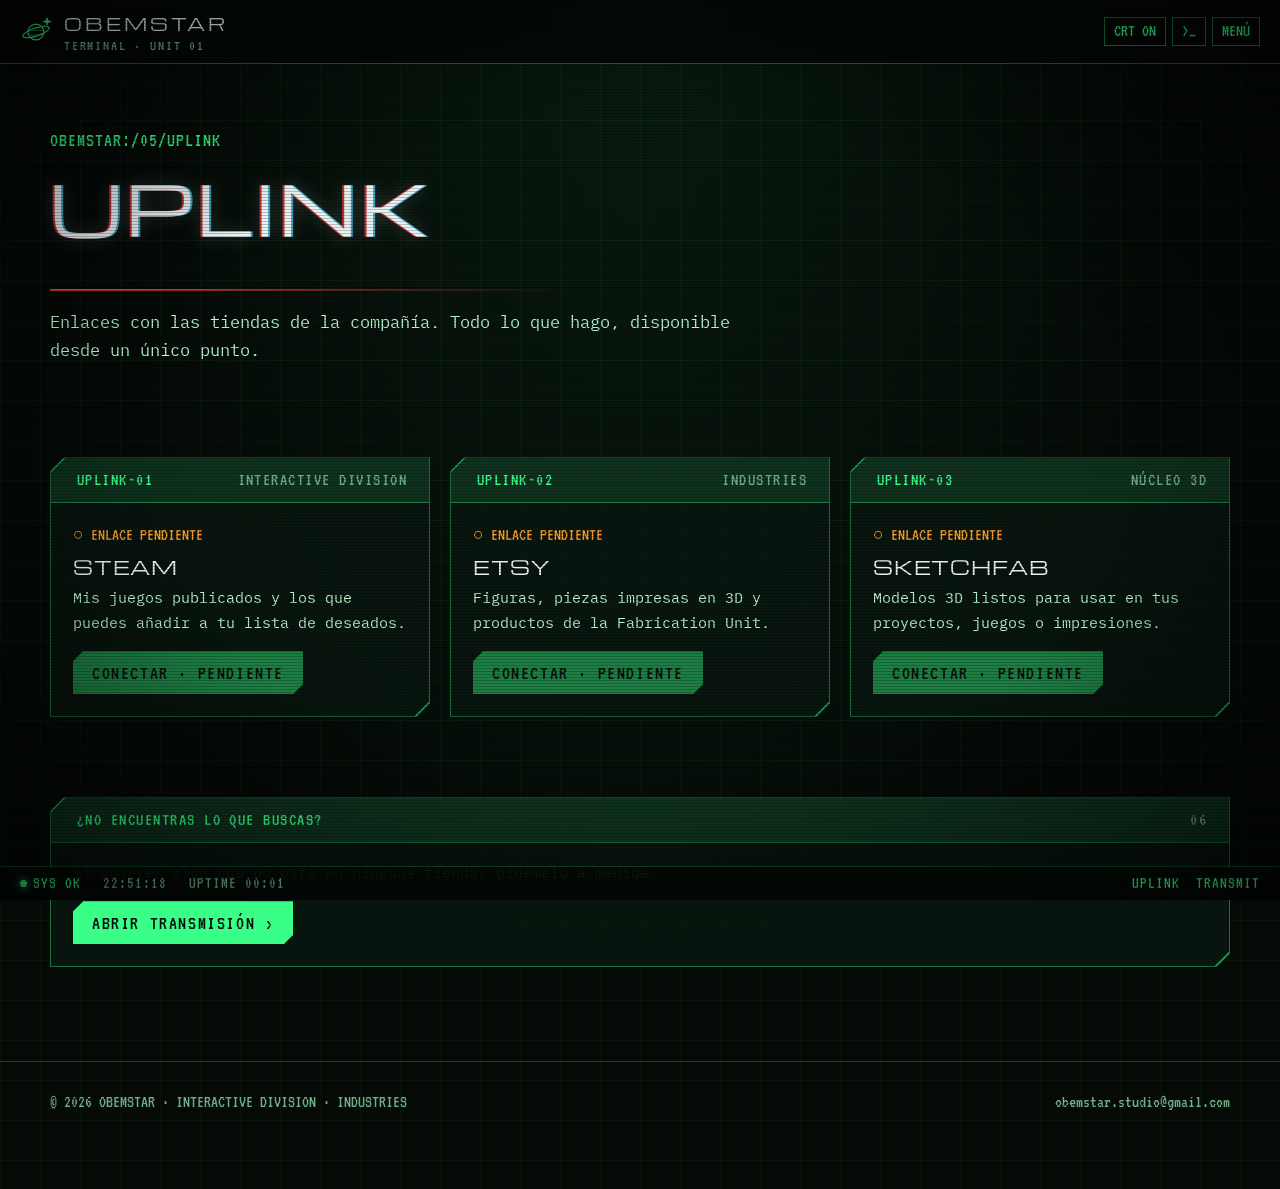
<file: uplink.html>
<!DOCTYPE html>
<html lang="es">
<head>
  <meta charset="utf-8">
  <meta name="viewport" content="width=device-width, initial-scale=1">
  <title>05 · Uplink — OBEMSTAR</title>
  <meta name="description" content="Todas las tiendas de OBEMSTAR en un solo punto: Steam, Etsy, Sketchfab y más.">
  <meta name="theme-color" content="#050a07">
  <link rel="icon" href="assets/img/emblema.svg" type="image/svg+xml">
  <link rel="preconnect" href="https://fonts.googleapis.com">
  <link rel="preconnect" href="https://fonts.gstatic.com" crossorigin>
  <link rel="stylesheet" href="https://fonts.googleapis.com/css2?family=IBM+Plex+Mono:wght@400;500;700&family=Michroma&family=VT323&display=swap">
  <link rel="stylesheet" href="css/estilo.css?v=20261108b">
</head>
<body data-pagina="uplink">

<main class="contenedor">
  <header class="cabecera-modulo">
    <div class="ruta sistema">OBEMSTAR:/05/UPLINK</div>
    <h1 class="titular-rgb">Uplink</h1>
    <div class="linea-roja"></div>
    <p class="entradilla" style="margin-top:18px">Enlaces con las tiendas de la compañía. Todo lo que hago, disponible desde un único punto.</p>
  </header>

  <!-- Las tiendas se editan en js/contenido.js (apartado "tiendas") -->
  <section class="seccion">
    <div class="rejilla" data-render="tiendas"></div>
  </section>

  <section class="seccion">
    <div class="panel aparece">
      <div class="panel-cabecera"><span>¿NO ENCUENTRAS LO QUE BUSCAS?</span><span class="cod">06</span></div>
      <p>Si quieres algo que no está en ninguna tienda, pídemelo a medida.</p>
      <div class="botones"><a class="boton" href="transmit.html">Abrir transmisión ›</a></div>
    </div>
  </section>
</main>

<footer data-pie></footer>
<script src="js/contenido.js?v=20261108b"></script>
<script src="js/sistema.js?v=20261108b"></script>
</body>
</html>
</file>
<file: css/estilo.css>
/* ==========================================================================
   OBEMSTAR · TERMINAL — hoja de estilos
   --------------------------------------------------------------------------
   Para cambiar colores, toca solo el bloque :root de abajo.
   Cada página elige su color con <body data-modulo="...">.
   ========================================================================== */

:root {
  /* Paleta (Plan de Web) */
  --fondo: #050a07;
  --fondo-2: #08120d;
  --panel: rgba(10, 24, 17, 0.72);
  --verde: #39ff88;      /* base / Lo que soy */
  --acido: #b6ff3b;      /* Interactive Division */
  --cian: #4fd1ff;       /* 3D Modeling */
  --ambar: #ff9e2c;      /* Industries */
  --rojo: #ff3b3b;       /* alertas */
  --cromo: #e8f1f2;      /* titulares */
  --texto: #b9f5cf;
  --texto-suave: #6fae88;

  /* Color activo del módulo (lo cambia data-modulo) */
  --acento: var(--verde);
  --acento-rgb: 57, 255, 136;

  /* Tipografía */
  --f-titular: "Michroma", "Eurostile", "Arial Black", sans-serif;
  --f-texto: "IBM Plex Mono", ui-monospace, "Consolas", monospace;
  --f-sistema: "VT323", "IBM Plex Mono", monospace;

  --ancho: 1180px;
  --barra-sup: 64px;
  --barra-inf: 34px;
  --corte: 14px; /* tamaño de las esquinas recortadas */
}

body[data-modulo="interactive"] { --acento: var(--acido); --acento-rgb: 182, 255, 59; }
body[data-modulo="modelado"]    { --acento: var(--cian);  --acento-rgb: 79, 209, 255; }
body[data-modulo="industries"]  { --acento: var(--ambar); --acento-rgb: 255, 158, 44; }
body[data-modulo="transmit"]    { --acento: var(--verde); --acento-rgb: 57, 255, 136; }

/* ---------- Base ---------- */
*, *::before, *::after { box-sizing: border-box; }
html { scroll-behavior: smooth; }
body {
  margin: 0;
  min-height: 100vh;
  background:
    radial-gradient(ellipse at 50% 0%, rgba(var(--acento-rgb), 0.07), transparent 60%),
    linear-gradient(rgba(var(--acento-rgb), 0.035) 1px, transparent 1px) 0 0 / 40px 40px,
    linear-gradient(90deg, rgba(var(--acento-rgb), 0.035) 1px, transparent 1px) 0 0 / 40px 40px,
    var(--fondo);
  color: var(--texto);
  font: 400 15px/1.65 var(--f-texto);
  padding-top: var(--barra-sup);
  padding-bottom: calc(var(--barra-inf) + 8px);
  -webkit-font-smoothing: antialiased;
}
a { color: var(--acento); text-decoration: none; }
a:hover { text-shadow: 0 0 8px rgba(var(--acento-rgb), 0.8); }
img { max-width: 100%; display: block; }
::selection { background: var(--acento); color: var(--fondo); }
:focus-visible { outline: 2px solid var(--acento); outline-offset: 3px; }

.contenedor { width: min(var(--ancho), 100% - 40px); margin-inline: auto; }

/* ---------- Barras de desplazamiento (scrollbars) ---------- */
/* Chrome, Edge, Opera y Safari */
::-webkit-scrollbar { width: 10px; height: 10px; }
::-webkit-scrollbar-track { background: #020604; border-left: 1px solid rgba(var(--acento-rgb), 0.18); }
::-webkit-scrollbar-thumb { background: rgba(var(--acento-rgb), 0.45); border: 2px solid #020604; border-radius: 0; }
::-webkit-scrollbar-thumb:hover { background: var(--acento); box-shadow: 0 0 8px rgba(var(--acento-rgb), 0.6); }
::-webkit-scrollbar-button { display: none; height: 0; width: 0; }
::-webkit-scrollbar-corner { background: #020604; }
/* Firefox */
@supports (-moz-appearance: none) {
  * { scrollbar-width: thin; scrollbar-color: rgba(var(--acento-rgb), 0.55) #020604; }
}

/* ---------- Efecto CRT (se apaga con body.crt-off) ---------- */
body::before, body::after {
  content: ""; position: fixed; inset: 0; pointer-events: none; z-index: 900;
}
body::before { /* scanlines */
  background: repeating-linear-gradient(to bottom, rgba(0,0,0,0) 0 2px, rgba(0,0,0,0.22) 2px 3px);
  mix-blend-mode: multiply;
}
body::after { /* viñeta + ruido de fósforo */
  background: radial-gradient(ellipse at center, transparent 55%, rgba(0,0,0,0.55) 100%);
  animation: parpadeo 6s infinite steps(1);
}
@keyframes parpadeo { 0%, 96%, 100% { opacity: 1; } 97% { opacity: 0.86; } 98% { opacity: 0.96; } }
body.crt-off::before, body.crt-off::after { display: none; }
body.crt-off .titular-rgb { text-shadow: none; }

/* ---------- Tipografía de sistema ---------- */
h1, h2, h3 { font-family: var(--f-titular); font-weight: 400; color: var(--cromo); letter-spacing: 0.04em; line-height: 1.15; margin: 0 0 0.6em; }
h1 { font-size: clamp(2rem, 6vw, 4.4rem); text-transform: uppercase; }
h2 { font-size: clamp(1.25rem, 2.6vw, 1.8rem); text-transform: uppercase; }
h3 { font-size: 1rem; text-transform: uppercase; }
p { margin: 0 0 1em; }
.titular-rgb { text-shadow: -2px 0 rgba(255, 59, 59, 0.75), 2px 0 rgba(79, 209, 255, 0.75), 0 0 18px rgba(232, 241, 242, 0.25); }
.sistema { font-family: var(--f-sistema); font-size: 1.25rem; letter-spacing: 0.05em; color: var(--acento); line-height: 1.2; }
.suave { color: var(--texto-suave); }
.etiqueta {
  display: inline-block; font-family: var(--f-sistema); font-size: 1.1rem; line-height: 1;
  padding: 4px 8px 3px; border: 1px solid rgba(var(--acento-rgb), 0.6); color: var(--acento); letter-spacing: 0.06em;
}
.etiqueta.alerta { border-color: var(--rojo); color: var(--rojo); }
.etiqueta.ambar { border-color: var(--ambar); color: var(--ambar); }
.cursor::after { content: "█"; animation: cursor 1s steps(1) infinite; margin-left: 2px; }
@keyframes cursor { 50% { opacity: 0; } }

/* ---------- Barra superior ---------- */
.barra-sup {
  position: fixed; inset: 0 0 auto 0; height: var(--barra-sup); z-index: 800;
  display: flex; align-items: center; gap: 18px; padding: 0 20px;
  background: rgba(5, 10, 7, 0.92); backdrop-filter: blur(6px);
  border-bottom: 1px solid rgba(var(--acento-rgb), 0.35);
}
.marca { display: flex; align-items: center; gap: 10px; color: var(--cromo); flex-shrink: 0; }
.marca img { width: 34px; height: 34px; }
.marca-texto { font-family: var(--f-titular); font-size: 1.05rem; letter-spacing: 0.18em; }
.marca-sub { display: block; font-family: var(--f-sistema); font-size: 0.95rem; letter-spacing: 0.12em; color: var(--texto-suave); line-height: 1; }
.nav { display: flex; gap: 2px; margin-left: auto; }
.nav a {
  font-family: var(--f-sistema); font-size: 1.15rem; letter-spacing: 0.06em; color: var(--texto-suave);
  padding: 6px 8px; border: 1px solid transparent; white-space: nowrap;
}
.nav a span { color: rgba(var(--acento-rgb), 0.55); margin-right: 4px; }
.nav a:hover { color: var(--acento); border-color: rgba(var(--acento-rgb), 0.35); }
.nav a[aria-current="page"] { color: var(--fondo); background: var(--acento); text-shadow: none; }
.nav a[aria-current="page"] span { color: var(--fondo); }
.controles { display: flex; gap: 6px; }
.boton-icono {
  font-family: var(--f-sistema); font-size: 1.1rem; color: var(--acento); background: transparent;
  border: 1px solid rgba(var(--acento-rgb), 0.45); padding: 4px 9px; cursor: pointer; line-height: 1.1; white-space: nowrap;
}
.boton-icono:hover { background: rgba(var(--acento-rgb), 0.12); }
.boton-menu { display: none; }

/* ---------- Barra inferior (estado + accesos rápidos) ---------- */
.barra-inf {
  position: fixed; inset: auto 0 0 0; height: var(--barra-inf); z-index: 800;
  display: flex; align-items: center; gap: 22px; padding: 0 20px;
  background: rgba(5, 10, 7, 0.94); border-top: 1px solid rgba(var(--acento-rgb), 0.3);
  font-family: var(--f-sistema); font-size: 1.05rem; letter-spacing: 0.06em; color: var(--texto-suave);
}
.barra-inf .ok { color: var(--verde); }
.barra-inf .accesos { margin-left: auto; display: flex; gap: 16px; }
.barra-inf .accesos a { color: var(--acento); }
.punto { display: inline-block; width: 7px; height: 7px; border-radius: 50%; background: var(--verde); box-shadow: 0 0 8px var(--verde); margin-right: 6px; vertical-align: 1px; animation: cursor 2s steps(1) infinite; }

/* ---------- Paneles ---------- */
.panel {
  position: relative; background: var(--panel); border: 1px solid rgba(var(--acento-rgb), 0.38);
  clip-path: polygon(var(--corte) 0, 100% 0, 100% calc(100% - var(--corte)), calc(100% - var(--corte)) 100%, 0 100%, 0 var(--corte));
  padding: 22px;
}
.panel::before { /* refuerzo de las esquinas recortadas */
  content: ""; position: absolute; inset: 0; pointer-events: none;
  background:
    linear-gradient(135deg, rgba(var(--acento-rgb), 0.9) 0 calc(var(--corte) * 0.72), transparent 0) top left / var(--corte) var(--corte) no-repeat,
    linear-gradient(-45deg, rgba(var(--acento-rgb), 0.9) 0 calc(var(--corte) * 0.72), transparent 0) bottom right / var(--corte) var(--corte) no-repeat;
  opacity: 0.55;
}
.panel-cabecera {
  display: flex; align-items: center; justify-content: space-between; gap: 12px;
  margin: -22px -22px 18px; padding: 7px 22px 6px 26px;
  background: rgba(var(--acento-rgb), 0.12); border-bottom: 1px solid rgba(var(--acento-rgb), 0.35);
  font-family: var(--f-sistema); font-size: 1.15rem; letter-spacing: 0.08em; color: var(--acento);
}
.panel-cabecera.ambar { background: var(--ambar); color: #1a0d00; border-color: var(--ambar); }
.panel-cabecera > span { white-space: nowrap; }
.panel-cabecera .cod { color: var(--texto-suave); text-transform: uppercase; overflow: hidden; text-overflow: ellipsis; min-width: 0; }
.panel-cabecera.ambar .cod { color: #4a2a00; }

/* ---------- Secciones ---------- */
.seccion { padding: 56px 0 24px; }
.seccion-cabecera { display: flex; align-items: flex-end; justify-content: space-between; gap: 20px; margin-bottom: 26px; flex-wrap: wrap; }
.seccion-cabecera h2 { margin: 0; }
.linea-roja { height: 2px; background: linear-gradient(90deg, var(--rojo), rgba(255, 59, 59, 0)); margin: 10px 0 0; max-width: 520px; }

.cabecera-modulo { padding: 64px 0 20px; position: relative; }
.cabecera-modulo .ruta { margin-bottom: 14px; }
.cabecera-modulo .entradilla { max-width: 680px; font-size: 1.05rem; color: var(--texto); }
.cabecera-modulo .division-tag { margin-bottom: 18px; }

.rejilla { display: grid; gap: 20px; grid-template-columns: repeat(auto-fill, minmax(min(100%, 300px), 1fr)); }
.rejilla-2 { display: grid; gap: 20px; grid-template-columns: repeat(auto-fit, minmax(min(100%, 420px), 1fr)); }

/* ---------- Botones ---------- */
.boton {
  display: inline-flex; align-items: center; gap: 10px; cursor: pointer;
  font-family: var(--f-sistema); font-size: 1.25rem; letter-spacing: 0.08em; text-transform: uppercase; line-height: 1;
  padding: 11px 18px 10px; color: var(--fondo); background: var(--acento); border: 1px solid var(--acento);
  clip-path: polygon(10px 0, 100% 0, 100% calc(100% - 10px), calc(100% - 10px) 100%, 0 100%, 0 10px);
  transition: filter 0.15s;
}
.boton:hover { filter: brightness(1.15); text-shadow: none; box-shadow: 0 0 22px rgba(var(--acento-rgb), 0.5); }
.boton.fantasma { background: transparent; color: var(--acento); }
.boton.fantasma:hover { background: rgba(var(--acento-rgb), 0.12); }
.boton[aria-disabled="true"] { opacity: 0.45; pointer-events: none; }
.botones { display: flex; flex-wrap: wrap; gap: 10px; margin-top: 16px; }

/* ---------- Home: hero ---------- */
.hero { min-height: calc(100vh - var(--barra-sup) - var(--barra-inf)); display: grid; align-items: center; padding: 30px 0; }
.hero-rejilla { display: grid; grid-template-columns: 1.15fr 0.85fr; gap: 40px; align-items: center; }
.hero .saludo { margin-bottom: 18px; }
.hero h1 { margin-bottom: 0.25em; }
.hero .lema { font-size: 1.1rem; max-width: 560px; }
.datos-vivos { display: grid; grid-template-columns: repeat(3, auto); gap: 6px 26px; margin-top: 26px; justify-content: start; }
.datos-vivos div { font-family: var(--f-sistema); font-size: 1.1rem; color: var(--texto-suave); line-height: 1.15; }
.datos-vivos b { display: block; color: var(--acento); font-weight: 400; font-size: 1.35rem; }

/* Globo vectorial (Obem) */
.globo-caja { position: relative; aspect-ratio: 1; max-width: 460px; width: 100%; margin-inline: auto; }
.globo { width: 100%; height: 100%; overflow: visible; }
.globo .meridiano { transform-origin: 200px 200px; animation: girar 9s linear infinite; }
.globo .m2 { animation-delay: -2.25s; } .globo .m3 { animation-delay: -4.5s; } .globo .m4 { animation-delay: -6.75s; }
@keyframes girar { 0% { transform: scaleX(1); } 50% { transform: scaleX(-1); } 100% { transform: scaleX(1); } }
.globo .barrido { transform-origin: 200px 200px; animation: barrido 4s linear infinite; }
@keyframes barrido { to { transform: rotate(360deg); } }
.reticula { position: absolute; width: 34px; height: 34px; }
.reticula::before, .reticula::after { content: ""; position: absolute; background: var(--cian); opacity: 0.8; }
.reticula::before { left: 50%; top: 0; bottom: 0; width: 1px; }
.reticula::after { top: 50%; left: 0; right: 0; height: 1px; }
.globo-lectura { position: absolute; font-family: var(--f-sistema); font-size: 1rem; color: var(--cian); line-height: 1.1; }

/* Home: divisiones */
.division {
  --acento: var(--acido); --acento-rgb: 182, 255, 59;
  display: flex; flex-direction: column; min-height: 100%;
}
.division.industries { --acento: var(--ambar); --acento-rgb: 255, 158, 44; }
.division h2 { color: var(--cromo); }
.division h2 small { display: block; font-family: var(--f-sistema); font-size: 1.2rem; color: var(--acento); letter-spacing: 0.12em; margin-top: 6px; }
.division ul { list-style: none; padding: 0; margin: 0 0 6px; }
.division li { padding: 3px 0 3px 20px; position: relative; }
.division li::before { content: ">"; position: absolute; left: 0; color: var(--acento); font-family: var(--f-sistema); font-size: 1.2rem; line-height: 1.3; }
.division .botones { margin-top: auto; padding-top: 16px; }

/* Home: módulos */
.modulo-tarjeta { display: block; color: var(--texto); transition: transform 0.15s, box-shadow 0.15s; height: 100%; }
.modulo-tarjeta:hover { transform: translateY(-3px); text-shadow: none; box-shadow: 0 0 0 1px var(--acento), 0 0 26px rgba(var(--acento-rgb), 0.18); }
.modulo-tarjeta .num { font-family: var(--f-titular); font-size: 2rem; color: rgba(var(--acento-rgb), 0.35); line-height: 1; }
.modulo-tarjeta h3 { margin: 12px 0 6px; }
.modulo-tarjeta[data-color="interactive"] { --acento: var(--acido); --acento-rgb: 182, 255, 59; }
.modulo-tarjeta[data-color="modelado"]    { --acento: var(--cian);  --acento-rgb: 79, 209, 255; }
.modulo-tarjeta[data-color="industries"]  { --acento: var(--ambar); --acento-rgb: 255, 158, 44; }

/* Última transmisión / estado */
.transmision { display: grid; grid-template-columns: 220px 1fr; gap: 22px; align-items: center; }
.transmision .miniatura { aspect-ratio: 16/10; }
.estado-lista { list-style: none; margin: 0; padding: 0; font-family: var(--f-sistema); font-size: 1.2rem; line-height: 1.6; }
.estado-lista li { display: flex; justify-content: space-between; gap: 12px; border-bottom: 1px dashed rgba(var(--acento-rgb), 0.2); }
.estado-lista span:last-child { color: var(--acento); text-align: right; }
.estado-lista .no { color: var(--rojo) !important; }

/* ---------- Tarjetas de proyecto ---------- */
.tarjeta { display: flex; flex-direction: column; padding: 0; }
.tarjeta .medio { position: relative; aspect-ratio: 16/9; background: #020403; overflow: hidden; border-bottom: 1px solid rgba(var(--acento-rgb), 0.3); }
.tarjeta .medio img, .tarjeta .medio video { width: 100%; height: 100%; object-fit: cover; filter: saturate(0.9) contrast(1.05); }
.tarjeta .medio .etiqueta { position: absolute; top: 12px; left: 14px; background: rgba(5, 10, 7, 0.85); }
.tarjeta .cuerpo { padding: 18px 20px 20px; display: flex; flex-direction: column; flex: 1; }
.tarjeta .meta { font-family: var(--f-sistema); font-size: 1.1rem; color: var(--texto-suave); margin-bottom: 6px; }
.tarjeta .botones { margin-top: auto; padding-top: 14px; }
.tarjeta .boton { font-size: 1.1rem; padding: 9px 14px 8px; }
.aviso-ejemplo { font-family: var(--f-sistema); font-size: 1rem; color: var(--rojo); letter-spacing: 0.06em; }
.ficha { list-style: none; margin: 0 0 6px; padding: 0; font-family: var(--f-sistema); font-size: 1.1rem; line-height: 1.45; }
.ficha li { display: flex; justify-content: space-between; border-bottom: 1px dashed rgba(var(--acento-rgb), 0.18); }
.ficha span:last-child { color: var(--acento); }

/* "Sin señal" para tarjetas sin imagen */
.sin-senal {
  position: absolute; inset: 0; display: grid; place-content: center; text-align: center; gap: 4px;
  font-family: var(--f-sistema); color: rgba(var(--acento-rgb), 0.7); font-size: 1.5rem; letter-spacing: 0.12em;
  background:
    repeating-linear-gradient(0deg, rgba(var(--acento-rgb), 0.05) 0 1px, transparent 1px 4px),
    radial-gradient(circle at 50% 50%, rgba(var(--acento-rgb), 0.08), transparent 70%);
}
.sin-senal small { font-size: 1rem; color: var(--texto-suave); letter-spacing: 0.06em; }

/* Filtros */
.filtros { display: flex; flex-wrap: wrap; gap: 6px; margin-bottom: 22px; }
.filtros button {
  font-family: var(--f-sistema); font-size: 1.15rem; letter-spacing: 0.06em; cursor: pointer;
  background: transparent; color: var(--texto-suave); border: 1px solid rgba(var(--acento-rgb), 0.35); padding: 5px 12px 4px;
}
.filtros button[aria-pressed="true"] { background: var(--acento); color: var(--fondo); border-color: var(--acento); }

/* Comparador render vs pieza real */
.comparador { position: relative; aspect-ratio: 16/10; overflow: hidden; --pos: 50%; background: #020403; }
.comparador img { position: absolute; inset: 0; width: 100%; height: 100%; object-fit: cover; }
.comparador .capa { clip-path: inset(0 calc(100% - var(--pos)) 0 0); }
.comparador input { position: absolute; inset: 0; width: 100%; height: 100%; opacity: 0; cursor: ew-resize; margin: 0; }
.comparador .linea { position: absolute; top: 0; bottom: 0; left: var(--pos); width: 2px; background: var(--acento); box-shadow: 0 0 10px var(--acento); pointer-events: none; }
.comparador .lado { position: absolute; bottom: 10px; font-family: var(--f-sistema); font-size: 1rem; background: rgba(5,10,7,0.8); padding: 2px 6px; color: var(--acento); }

/* Devlog */
.bitacora { list-style: none; margin: 0; padding: 0; }
.bitacora li { display: grid; grid-template-columns: 120px 1fr; gap: 16px; padding: 12px 0; border-bottom: 1px dashed rgba(var(--acento-rgb), 0.22); }
.bitacora time { font-family: var(--f-sistema); font-size: 1.2rem; color: var(--acento); }
.bitacora h3 { margin: 0 0 4px; font-size: 0.9rem; }
.bitacora p { margin: 0; }

/* Pasos (cómo funciona un encargo) */
.pasos { counter-reset: paso; display: grid; gap: 16px; grid-template-columns: repeat(auto-fit, minmax(200px, 1fr)); }
.paso { counter-increment: paso; }
.paso::after { content: "0" counter(paso); position: absolute; top: 12px; right: 18px; font-family: var(--f-titular); font-size: 1.8rem; color: rgba(var(--acento-rgb), 0.25); }

/* ---------- Lo que soy: expediente ---------- */
.expediente { display: grid; grid-template-columns: 260px 1fr; gap: 28px; }
.foto-expediente { aspect-ratio: 3/4; position: relative; border: 1px solid rgba(var(--acento-rgb), 0.4); background: #020403; overflow: hidden; }
.foto-expediente img { width: 100%; height: 100%; object-fit: cover; filter: grayscale(1) contrast(1.1); mix-blend-mode: screen; }
.datos-expediente { list-style: none; margin: 0 0 20px; padding: 0; font-family: var(--f-sistema); font-size: 1.25rem; line-height: 1.5; }
.datos-expediente li { display: grid; grid-template-columns: 170px 1fr; border-bottom: 1px dashed rgba(var(--acento-rgb), 0.2); }
.datos-expediente span:first-child { color: var(--texto-suave); }
.datos-expediente span:last-child { color: var(--acento); }
.directiva { border-left: 3px solid var(--rojo); padding: 6px 0 6px 18px; margin: 10px 0 0; }
.directiva .sistema { color: var(--rojo); }
.directiva p { font-family: var(--f-titular); color: var(--cromo); font-size: 1.15rem; line-height: 1.5; margin: 6px 0 0; }
.inventario { display: grid; gap: 10px; grid-template-columns: repeat(auto-fill, minmax(220px, 1fr)); list-style: none; padding: 0; margin: 0; }
.inventario li { border: 1px solid rgba(var(--acento-rgb), 0.3); padding: 10px 14px; background: rgba(var(--acento-rgb), 0.04); }
.inventario b { display: block; color: var(--cromo); font-weight: 500; }
.inventario span { font-family: var(--f-sistema); font-size: 1.05rem; color: var(--texto-suave); }

/* ---------- Uplink (tiendas) ---------- */
.tienda h3 { font-size: 1.2rem; margin: 6px 0 8px; }
.tienda .estado { font-family: var(--f-sistema); font-size: 1.1rem; }
.tienda .estado.online { color: var(--verde); }
.tienda .estado.pendiente { color: var(--ambar); }

/* ---------- Transmit (contacto) ---------- */
.formulario { display: grid; gap: 16px; }
.campo { display: grid; gap: 6px; }
.campo label { font-family: var(--f-sistema); font-size: 1.15rem; letter-spacing: 0.06em; color: var(--acento); }
.campo input, .campo select, .campo textarea {
  font: inherit; color: var(--cromo); background: rgba(2, 6, 4, 0.85);
  border: 1px solid rgba(var(--acento-rgb), 0.4); padding: 10px 12px; border-radius: 0;
}
.campo textarea { min-height: 140px; resize: vertical; }
.campo input:focus, .campo select:focus, .campo textarea:focus { outline: none; border-color: var(--acento); box-shadow: 0 0 0 1px var(--acento), 0 0 18px rgba(var(--acento-rgb), 0.2); }
.campo input[type="file"] { padding: 8px; color: var(--texto-suave); font-family: var(--f-sistema); font-size: 1.1rem; }
.campo input[type="file"]::file-selector-button {
  font-family: var(--f-sistema); font-size: 1.1rem; letter-spacing: 0.06em; text-transform: uppercase; cursor: pointer;
  margin-right: 12px; padding: 5px 12px 4px; color: var(--acento); background: rgba(var(--acento-rgb), 0.1);
  border: 1px solid var(--acento); border-radius: 0;
}
.campo input[type="file"]::file-selector-button:hover { background: var(--acento); color: var(--fondo); }
.campo select { appearance: none; cursor: pointer; padding-right: 36px;
  background-image: linear-gradient(45deg, transparent 50%, var(--acento) 50%), linear-gradient(135deg, var(--acento) 50%, transparent 50%);
  background-position: calc(100% - 18px) 50%, calc(100% - 12px) 50%; background-size: 6px 6px; background-repeat: no-repeat; }
.campo select option { background: #020604; color: var(--cromo); }
/* Autocompletado del navegador: mantiene el fondo oscuro */
.campo input:-webkit-autofill, .campo input:-webkit-autofill:hover, .campo input:-webkit-autofill:focus {
  -webkit-text-fill-color: var(--cromo); caret-color: var(--cromo);
  -webkit-box-shadow: 0 0 0 1000px #020604 inset; box-shadow: 0 0 0 1000px #020604 inset;
  transition: background-color 9999s ease-out 0s;
}
/* Campo numérico: oculta las flechas del sistema y usa botones propios */
.campo input[type="number"] { -moz-appearance: textfield; appearance: textfield; }
.campo input[type="number"]::-webkit-inner-spin-button, .campo input[type="number"]::-webkit-outer-spin-button { -webkit-appearance: none; margin: 0; }
.contador { display: flex; align-items: stretch; }
.contador input { flex: 1; min-width: 0; text-align: center; border-left: 0 !important; border-right: 0 !important; }
.contador button {
  width: 44px; flex-shrink: 0; cursor: pointer; font-family: var(--f-sistema); font-size: 1.5rem; line-height: 1;
  color: var(--acento); background: rgba(var(--acento-rgb), 0.1); border: 1px solid rgba(var(--acento-rgb), 0.4);
}
.contador button:hover { background: var(--acento); color: var(--fondo); }
.campos-impresion { display: none; gap: 16px; grid-template-columns: repeat(auto-fit, minmax(180px, 1fr)); padding: 16px; border: 1px dashed var(--ambar); --acento: var(--ambar); --acento-rgb: 255, 158, 44; }
.campos-impresion.visible { display: grid; }
.campos-impresion .campo-ancho { grid-column: 1 / -1; }
.confirmacion { display: none; }
.confirmacion.visible { display: block; }
.confirmacion .sistema { font-size: 1.6rem; }

/* ---------- Secuencia de arranque ---------- */
.arranque {
  position: fixed; inset: 0; z-index: 1000; background: var(--fondo); padding: 8vh 7vw; cursor: pointer;
  font-family: var(--f-sistema); font-size: clamp(1.1rem, 2.2vw, 1.5rem); color: var(--verde); line-height: 1.35;
  transition: opacity 0.4s;
}
.arranque.fuera { opacity: 0; pointer-events: none; }
.arranque .linea-arranque { white-space: pre-wrap; }
.arranque .acceso { margin-top: 18px; font-family: var(--f-titular); font-size: clamp(1.4rem, 4vw, 2.6rem); color: var(--cromo); }
.arranque .saltar { position: absolute; bottom: 24px; right: 28px; color: var(--texto-suave); font-size: 1.1rem; }

/* ---------- Terminal de comandos ---------- */
.terminal {
  position: fixed; left: 50%; bottom: calc(var(--barra-inf) + 16px); transform: translateX(-50%);
  width: min(760px, 100% - 24px); z-index: 850; display: none;
}
.terminal.abierta { display: block; }
.terminal .panel { padding: 0 0 12px; background: rgba(3, 8, 5, 0.97); box-shadow: 0 0 40px rgba(0,0,0,0.6); }
.terminal .panel-cabecera { margin: 0 0 10px; }
.terminal-salida { max-height: 260px; overflow-y: auto; padding: 0 18px; font-family: var(--f-sistema); font-size: 1.2rem; line-height: 1.3; color: var(--texto); white-space: pre-wrap; }
.terminal-salida .eco { color: var(--texto-suave); }
.terminal-salida .err { color: var(--rojo); }
.terminal-linea { display: flex; gap: 8px; padding: 8px 18px 0; font-family: var(--f-sistema); font-size: 1.3rem; color: var(--acento); }
.terminal-linea input { flex: 1; background: transparent; border: 0; color: var(--cromo); font: inherit; outline: none; }

body.autodestruccion { animation: temblor 0.12s infinite; }
body.autodestruccion::after { background: radial-gradient(ellipse at center, rgba(255, 59, 59, 0.15) 30%, rgba(255, 0, 0, 0.45) 100%); }
@keyframes temblor { 0% { transform: translate(0,0); } 25% { transform: translate(2px,-1px); } 50% { transform: translate(-2px,1px); } 75% { transform: translate(1px,2px); } }

/* ---------- Pie ---------- */
.pie { margin-top: 70px; padding: 26px 0 30px; border-top: 1px solid rgba(var(--acento-rgb), 0.25); font-family: var(--f-sistema); font-size: 1.1rem; color: var(--texto-suave); }
.pie .contenedor { display: flex; flex-wrap: wrap; justify-content: space-between; gap: 14px; }

/* ---------- Animación de entrada ---------- */
.aparece { opacity: 0; transform: translateY(12px); transition: opacity 0.5s, transform 0.5s; }
.aparece.visto { opacity: 1; transform: none; }

/* ---------- Adaptación a móvil ---------- */
@media (max-width: 1640px) {
  .nav a span { display: none; }
}
@media (max-width: 1280px) {
  .nav a span { display: inline; }
  .nav {
    position: fixed; top: var(--barra-sup); right: 0; left: 0; flex-direction: column; gap: 0;
    background: rgba(5, 10, 7, 0.98); border-bottom: 1px solid rgba(var(--acento-rgb), 0.35);
    padding: 8px 20px 16px; display: none;
  }
  .nav.abierta { display: flex; }
  .nav a { font-size: 1.4rem; padding: 10px 6px; border-bottom: 1px dashed rgba(var(--acento-rgb), 0.15); }
  .boton-menu { display: inline-block; }
  .controles { margin-left: auto; }
}
@media (max-width: 860px) {
  .hero-rejilla, .expediente, .transmision { grid-template-columns: 1fr; }
  .globo-caja { max-width: 300px; order: -1; }
  .foto-expediente { max-width: 240px; }
  .datos-expediente li { grid-template-columns: 130px 1fr; }
  .bitacora li { grid-template-columns: 1fr; gap: 2px; }
  .barra-inf .reloj, .barra-inf .uptime { display: none; }
  .marca-sub { display: none; }
}
@media (max-width: 520px) {
  .panel-cabecera .cod { display: none; }
}
@media (max-width: 480px) {
  body { font-size: 14px; }
  .datos-vivos { grid-template-columns: repeat(2, auto); }
  .barra-inf { gap: 12px; padding: 0 12px; }
  .barra-inf .accesos { gap: 12px; }
}

/* Respeta "reducir movimiento" del sistema */
@media (prefers-reduced-motion: reduce) {
  *, *::before, *::after { animation: none !important; transition: none !important; scroll-behavior: auto !important; }
  .aparece { opacity: 1; transform: none; }
}
</file>
